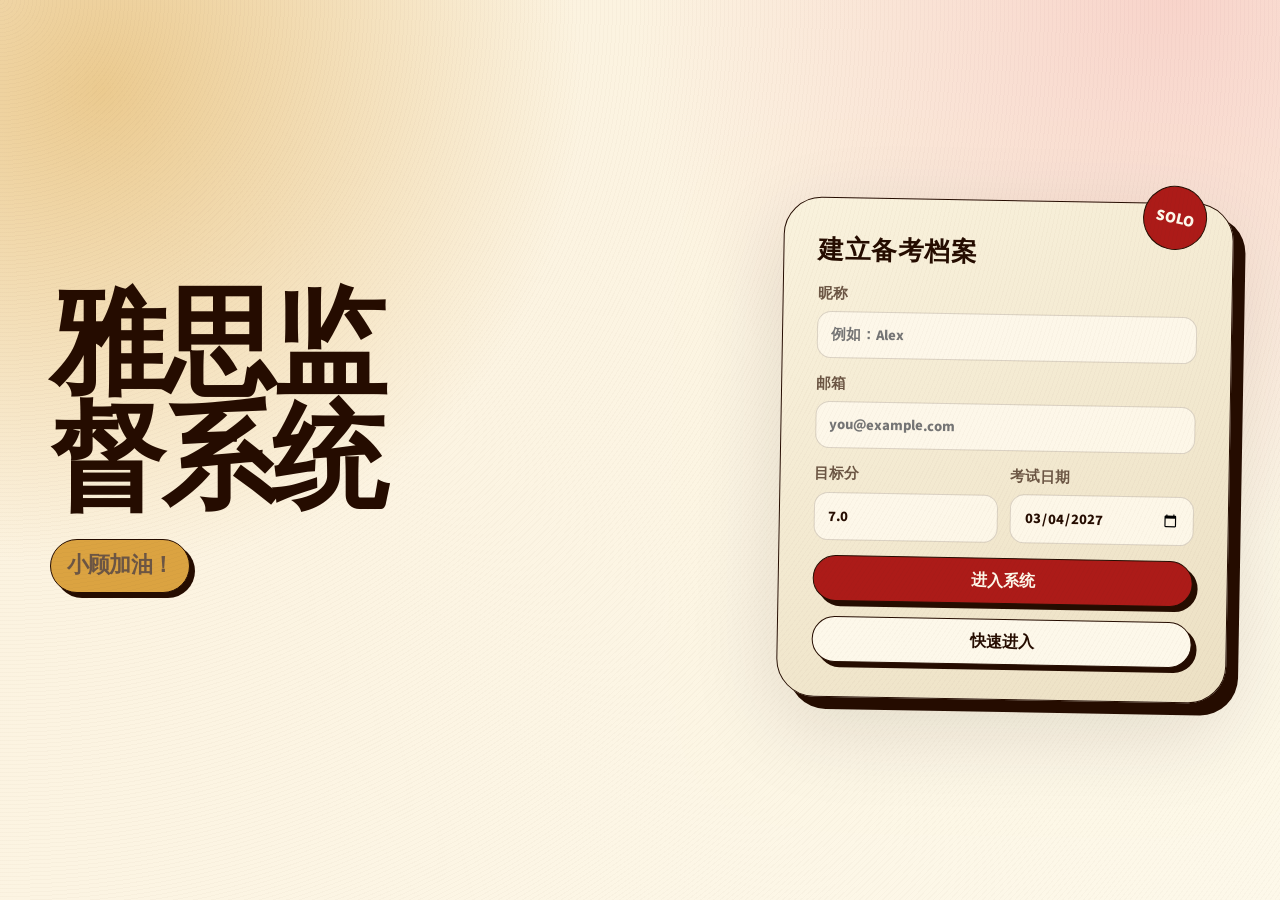
<file: index.html>
<!DOCTYPE html>
<html lang="zh-CN">
<head>
  <meta charset="UTF-8" />
  <meta name="viewport" content="width=device-width, initial-scale=1.0" />
  <meta name="theme-color" content="#f3ead7" />
  <title>IELTS Compass Solo｜单人雅思刷题监督系统</title>
  <link rel="preconnect" href="https://fonts.googleapis.com">
  <link rel="preconnect" href="https://fonts.gstatic.com" crossorigin>
  <link href="https://fonts.googleapis.com/css2?family=Fraunces:opsz,wght@9..144,600;9..144,760&family=Noto+Serif+SC:wght@500;700;900&family=Source+Sans+3:wght@400;520;650;750;850&display=swap" rel="stylesheet">
  <link rel="manifest" href="./manifest.json" />
  <link rel="apple-touch-icon" href="./icon.svg" />
  <link rel="icon" href="./icon.svg" type="image/svg+xml" />
  <link rel="stylesheet" href="./styles.css" />
  <script src="./vocab-data.js"></script>
  <script src="./user-vocab-modules.js"></script>
  <script src="./test-data.js"></script>
</head>
<body>
  <div class="grain" aria-hidden="true"></div>

  <section id="authScreen" class="auth-screen">
    <div class="auth-copy">
      <h1>雅思监督系统</h1>
      <p class="slogan">小顾加油！</p>
    </div>
    <form id="loginForm" class="login-card" autocomplete="on">
      <span class="stamp">SOLO</span>
      <h2>建立备考档案</h2>
      <label>昵称<input id="loginName" type="text" placeholder="例如：Alex" required></label>
      <label>邮箱<input id="loginEmail" type="email" placeholder="you@example.com" required></label>
      <div class="two-col">
        <label>目标分<input id="loginBand" type="number" min="0" max="9" step="0.5" value="7.0" required></label>
        <label>考试日期<input id="loginExam" type="date" required></label>
      </div>
      <button type="submit">进入系统</button>
      <button id="demoLogin" class="ghost-btn" type="button">快速进入</button>
    </form>
  </section>

  <div id="app" class="app hidden">
    <aside class="sidebar">
      <a class="brand" href="#dashboard" aria-label="IELTS Compass Solo 首页">
        <span class="brand-mark">IC</span>
        <span><strong>IELTS Compass</strong><small>Solo practice</small></span>
      </a>
      <nav aria-label="主要导航">
        <a href="#dashboard">总览</a>
        <a href="#practice">刷题训练</a>
        <a href="#exam">模拟考试</a>
        <a href="#pdfdrill">PDF刷题</a>
        <a href="#vocab">背单词</a>
        <a href="#wrongbook">错题本</a>
        <a href="#output">写作口语</a>
        <a href="#resources">高分链接库</a>
        <a href="#plan">今日计划</a>
        <a href="#timer">倒计时提醒</a>
        <a href="#review">周复盘</a>
      </nav>
      <button id="logoutBtn" class="text-btn" type="button">退出</button>
    </aside>

    <main class="content">
      <header class="mobile-topbar"><strong>IELTS Compass Solo</strong><button id="mobileMenuBtn" type="button">菜单</button></header>

      <section id="dashboard" class="hero-panel panel app-view">
        <div class="home-copy">
          <h2>雅思监督系统</h2>
          <p class="hero-slogan">小顾加油！</p>
          <div class="home-actions" aria-label="快捷入口">
            <a href="#practice">开始刷题</a>
            <a href="#vocab">背单词</a>
            <a href="#plan">今日安排</a>
          </div>
        </div>
        <div class="profile-card"><span id="userInitial">I</span><div><strong id="userName">IELTS Learner</strong><small id="userEmail">local account</small></div></div>
      </section>

      <section class="metric-grid dashboard-only">
        <article class="metric-card countdown-card"><small>距离考试</small><strong id="daysLeft">--</strong><span>天</span></article>
        <article class="metric-card"><small>刷题正确率</small><strong id="accuracyRate">0%</strong><div class="mini-bar"><i id="accuracyBar"></i></div></article>
        <article class="metric-card"><small>错题待消化</small><strong id="wrongCount">0</strong><span>items</span></article>
        <article class="metric-card"><small>今日待复习单词</small><strong id="dueWordCount">0</strong><span>words</span></article>
        <article class="metric-card"><small>本周学习</small><strong id="weeklyMinutes">0</strong><span>min</span></article>
      </section>

      <section id="practice" class="panel practice-panel app-view">
        <div class="section-head">
          <div>
            <h2>刷题训练</h2>
          </div>
          <div class="filter-row">
            <button class="chip active" data-practice="reading" type="button">阅读</button>
            <button class="chip" data-practice="listening" type="button">听力</button>
            <button class="chip" data-practice="vocabulary" type="button">词汇</button>
          </div>
        </div>

        <div class="practice-layout">
          <article class="passage-card">
            <div class="passage-meta"><span id="practiceModule">Reading</span><span id="practiceTimer">00:00</span></div>
            <h3 id="practiceTitle">题组标题</h3>
            <div id="practicePassage" class="passage-text"></div>
            <div class="practice-actions">
              <button id="startPracticeBtn" type="button">开始本组计时</button>
              <button id="resetPracticeBtn" class="ghost-btn" type="button">重置本组</button>
            </div>
          </article>

          <article class="question-card">
            <div class="question-top"><span id="questionIndex">1 / 1</span><strong id="questionType">Multiple choice</strong></div>
            <h3 id="questionText">题目</h3>
            <div id="optionList" class="option-list"></div>
            <div id="answerFeedback" class="answer-feedback"></div>
            <div class="question-actions">
              <button id="submitAnswerBtn" type="button">提交答案</button>
              <button id="nextQuestionBtn" class="ghost-btn" type="button">下一题</button>
            </div>
          </article>
        </div>
      </section>

      <section id="exam" class="panel exam-panel app-view">
        <div class="section-head">
          <div>
            <h2>模拟考试</h2>
          </div>
          <button id="startMockBtn" class="pill-btn" type="button">开始模拟考试</button>
        </div>
        <div class="mock-toolbar">
          <label>选择套题<select id="mockSelect"></select></label>
          <div class="mock-clock"><span>剩余时间</span><strong id="mockTimer">--:--</strong></div>
          <button id="submitMockBtn" class="ghost-btn" type="button">提交并判分</button>
        </div>
        <div id="mockArea" class="mock-area"></div>
        <div id="mockResult" class="mock-result"></div>
      </section>


      <section id="pdfdrill" class="panel pdf-panel app-view">
        <div class="section-head">
          <div>
            <h2>PDF 刷题</h2>
          </div>
          <div class="pdf-mode-tabs"><button class="chip active" data-pdf-mode="reading" type="button">阅读 60min</button><button class="chip" data-pdf-mode="listening" type="button">听力 30min</button><button class="chip" data-pdf-mode="custom" type="button">自定义</button></div>
        </div>
        <div class="built-in-pdf-library">
          <div>
            <strong>我的真题本</strong>
            <span>私人内置 PDF，打开网站后直接加载；点“像考试一样切题”会生成 Reading Passage / Listening Section 小套题。</span>
          </div>
          <div id="builtInPdfList" class="built-in-pdf-list"></div>
        </div>
        <div class="test-import-card">
          <div>
            <strong>真题套题导入</strong>
            <span>配套听力在这里上传；可给内置真题自动匹配音频</span>
          </div>
          <form id="testBundleForm" class="test-bundle-form">
            <label>套题名称<input id="testBundleName" type="text" placeholder="例如：Test 1 / Cambridge 18 Test 1"></label>
            <label class="file-import">选择 PDF<input id="testBundlePdf" type="file" accept="application/pdf"></label>
            <label class="file-import">选择音频<input id="testBundleAudio" type="file" accept="audio/mpeg,audio/mp3,audio/mp4,audio/x-m4a,audio/wav,audio/ogg" multiple></label>
            <button type="submit">生成套题卡片</button>
          </form>
          <form id="bulkBundleForm" class="bulk-bundle-form">
            <label class="file-import">批量选择 PDF<input id="bulkBundlePdf" type="file" accept="application/pdf" multiple></label>
            <label class="file-import">批量选择音频<input id="bulkBundleAudio" type="file" accept="audio/mpeg,audio/mp3,audio/mp4,audio/x-m4a,audio/wav,audio/ogg" multiple></label>
            <button type="submit">自动分组导入</button>
          </form>
          <form id="folderBundleForm" class="bulk-bundle-form folder-bundle-form">
            <label class="file-import">选择音频总文件夹<input id="folderBundleAudio" type="file" accept="audio/mpeg,audio/mp3,audio/mp4,audio/x-m4a,audio/wav,audio/ogg" webkitdirectory directory multiple></label>
            <button type="submit">按文件夹匹配音频</button>
          </form>
          <p id="bulkBundleStatus" class="muted">内置真题 4-19 已在上方。配套听力上传方法：选择“音频总文件夹”，点“按文件夹匹配音频”，系统会按 剑4 /【4】/Cambridge 4 / C18 / 真题19 自动生成带音频的套题卡片；也可以用“单独上传音频”给当前 PDF 临时播放。</p>
          <div id="testBundleList" class="test-bundle-list"></div>
        </div>
        <div class="pdf-toolbar">
          <label class="file-import">单独上传 PDF<input id="pdfInput" type="file" accept="application/pdf"></label>
          <label class="file-import">单独上传音频<input id="pdfAudioInput" type="file" accept="audio/mpeg,audio/mp3,audio/mp4,audio/x-m4a,audio/wav,audio/ogg"></label>
          <div class="pdf-clock"><span>刷题计时</span><strong id="pdfTimer">60:00</strong></div>
          <button id="pdfStartBtn" type="button">开始</button>
          <button id="pdfPauseBtn" class="ghost-btn" type="button">暂停</button>
          <button id="pdfEndBtn" class="text-btn" type="button">结束</button>
        </div>
        <div id="pdfAudioBox" class="pdf-audio-box hidden"></div>
        <div class="pdf-layout">
          <article class="pdf-viewer-card">
            <div class="pdf-page-bar">
              <button id="pdfPrevBtn" class="ghost-btn" type="button">上一页</button>
              <span id="pdfPageLabel">未上传 PDF</span>
              <button id="pdfNextBtn" class="ghost-btn" type="button">下一页</button>
            </div>
            <div class="pdf-canvas-toolbar" aria-label="PDF 网页刷题工具栏">
              <button id="pdfViewOriginalBtn" class="ghost-btn active" type="button">原版 PDF</button>
              <button id="pdfViewTextBtn" class="ghost-btn" type="button">文字题面</button>
              <button id="pdfExtractTextBtn" class="ghost-btn" type="button">提取当前文字</button>
              <button id="pdfWebPracticeBtn" class="ghost-btn" type="button">转成网页做题</button>
              <button id="pdfOcrCurrentBtn" class="ghost-btn" type="button">OCR 当前页</button>
              <button id="pdfOcrSegmentBtn" class="ghost-btn" type="button">OCR 当前片段</button>
              <button id="pdfZoomOutBtn" class="ghost-btn" type="button">缩小</button>
              <button id="pdfFitBtn" class="ghost-btn" type="button">适合宽度</button>
              <button id="pdfZoomInBtn" class="ghost-btn" type="button">放大</button>
              <button id="pdfFocusBtn" class="ghost-btn" type="button">专注刷题</button>
            </div>
            <div id="pdfCanvasShell" class="pdf-canvas-shell">
              <canvas id="pdfCanvas" aria-label="PDF 网页刷题页面"></canvas>
              <p id="pdfCanvasEmpty" class="empty">上传 PDF 后，这里会变成网页刷题页面，不再显示浏览器 PDF 工具栏。</p>
            </div>
            <div id="pdfTextShell" class="pdf-text-shell hidden" aria-label="PDF 文字刷题页面">
              <p class="empty">点击“提取当前文字”，把当前 PDF 或当前片段变成网页文字题面。</p>
            </div>
            <div class="pdf-segment-builder" aria-label="PDF 切片刷题">
              <div>
                <strong>切成小套题</strong>
                <span>把整本 PDF 按 Test / Passage / Section 分开刷，翻页只在片段内。</span>
              </div>
              <form id="pdfSegmentForm" class="pdf-segment-form" autocomplete="off">
                <label>片段名称<input id="pdfSegmentTitle" type="text" placeholder="例如：Test 1 Reading Passage 1" required></label>
                <label>起始页<input id="pdfSegmentStart" type="number" min="1" value="1" required></label>
                <label>结束页<input id="pdfSegmentEnd" type="number" min="1" value="3" required></label>
                <label>题量<input id="pdfSegmentQuestions" type="number" min="1" max="80" value="13" required></label>
                <button type="submit">创建片段</button>
                <button id="pdfAutoSegmentBtn" class="ghost-btn" type="button">自动切题</button>
              </form>
              <p id="pdfAutoSegmentHint" class="pdf-auto-segment-hint">不想手动填页码时，点“自动切题”，系统会按剑桥雅思常见 Test 结构先生成可刷片段。</p>
              <div id="pdfSegmentList" class="pdf-segment-list"></div>
            </div>
          </article>
          <article class="answer-sheet-card">
            <h3>答题卡</h3>
            <label>题号范围<input id="pdfQuestionCount" type="number" min="1" max="80" value="40"></label>
            <button id="buildAnswerSheetBtn" class="pill-btn" type="button">生成答题卡</button>
            <label>答案 Key（可选）<textarea id="answerKeyInput" rows="5" placeholder="支持：1.B\n2.TRUE\n3.atmosphere 或 B, TRUE, atmosphere"></textarea></label>
            <div id="pdfAnswerSheet" class="pdf-answer-sheet"></div>
            <div class="pdf-actions"><button id="gradePdfBtn" type="button">提交判分</button><button id="savePdfSessionBtn" class="ghost-btn" type="button">保存记录</button></div>
            <div id="pdfResult" class="mock-result"></div>
          </article>
        </div>
      </section>

      <section id="vocab" class="panel vocab-panel app-view">
        <div class="section-head">
          <div>
            <h2>背单词</h2>
          </div>
          <button id="seedWordsBtn" class="pill-btn" type="button">补充雅思核心词</button>
        </div>
        <div class="vocab-layout">
          <article class="word-card momo-review-card" data-card-state="front">
            <div class="word-meta"><span id="wordStage">Review</span><span id="wordDue">今日待复习 0</span></div>
            <div class="review-progress"><span id="wordProgressBar"></span></div>
            <div class="review-face review-front">
              <small class="review-kicker">先回忆含义，再点开答案</small>
              <h3 id="wordText">暂无待复习单词</h3>
              <button id="showMeaningBtn" class="pill-btn reveal-btn" type="button">显示释义</button>
            </div>
            <div class="review-face review-back hidden">
              <small class="review-kicker">释义 / 例句</small>
              <p id="wordMeaning">添加单词或点击补充核心词后开始。</p>
              <p id="wordExample" class="word-example"></p>
            </div>
            <div class="word-actions">
              <button id="forgotWordBtn" type="button">不认识</button>
              <button id="fuzzyWordBtn" class="ghost-btn" type="button">模糊</button>
              <button id="knowWordBtn" class="ghost-btn" type="button">认识</button>
            </div>
          </article>
        <div class="scribble-pad">
          <div><strong>手写草稿纸</strong><span>一边写一边背，适合默写、造句、画同义词网络</span></div>
          <canvas id="scribbleCanvas" width="900" height="360" aria-label="单词手写草稿纸"></canvas>
          <div class="scribble-actions"><button id="clearScribbleBtn" class="ghost-btn" type="button">清空草稿纸</button></div>
        </div>
          <details class="word-form word-form-details">
            <summary>手动添加自己的单词</summary>
            <form id="wordForm" class="word-form-inner" autocomplete="off">
              <label>单词<input id="newWord" type="text" placeholder="例如：allocate" required></label>
              <label>中文含义<input id="newMeaning" type="text" placeholder="分配；拨出" required></label>
              <label>例句<textarea id="newExample" rows="3" placeholder="The government should allocate more funding to public transport."></textarea></label>
              <button type="submit">加入记忆曲线</button>
            </form>
          </details>
        </div>


        <div class="vocab-pdf-card vocab-module-board">
          <div class="vocab-pdf-head">
            <div><strong>List 模块背诵</strong><span id="vocabModuleSummary">按 List 勾选、标重点、加入记忆曲线</span></div>
            <small id="vocabModuleCount">已提取 3633 个词</small>
          </div>
          <div id="vocabModuleTabs" class="vocab-module-tabs" aria-label="单词 List 模块"></div>
          <div id="vocabModuleWords" class="vocab-module-words"></div>
          <div class="vocab-pdf-grid vocab-pdf-links">
            <a href="./pdf-assets/list1~10.pdf" target="_blank" rel="noopener noreferrer">原 PDF：List 1-10</a>
            <a href="./pdf-assets/list11~16.pdf" target="_blank" rel="noopener noreferrer">原 PDF：List 11-16</a>
            <a href="./pdf-assets/list17~27.pdf" target="_blank" rel="noopener noreferrer">原 PDF：List 17-27</a>
            <a href="./pdf-assets/list28~37.pdf" target="_blank" rel="noopener noreferrer">原 PDF：List 28-37</a>
            <a href="./pdf-assets/list38~47.pdf" target="_blank" rel="noopener noreferrer">原 PDF：List 38-47</a>
            <a href="./pdf-assets/list48~56.pdf" target="_blank" rel="noopener noreferrer">原 PDF：List 48-56</a>
            <a href="./pdf-assets/list57~63.pdf" target="_blank" rel="noopener noreferrer">原 PDF：List 57-63</a>
            <a href="./pdf-assets/英译中.pdf" target="_blank" rel="noopener noreferrer">英译中</a>
            <a href="./pdf-assets/中译英.pdf" target="_blank" rel="noopener noreferrer">中译英</a>
          </div>
        </div>

        <div class="vocab-import-card">
          <div><strong>导入自己的单词本</strong><span>支持 CSV / TXT / 粘贴：word | 中文 | example，自动去重并加入记忆曲线。</span></div>
          <div class="vocab-import-grid">
            <label class="file-import">上传单词本<input id="vocabImportFile" type="file" accept=".txt,.csv,text/plain,text/csv"></label>
            <textarea id="vocabImportText" rows="6" placeholder="allocate | 分配；拨出 | Governments should allocate more funding.\nsignificant, 显著的, There was a significant increase."></textarea>
            <button id="importVocabBtn" type="button">导入单词</button>
          </div>
          <p id="vocabImportStatus" class="muted">导入后会自动进入记忆曲线复习。</p>
        </div>

        <div id="wordList" class="word-list"></div>
      </section>

      <section id="wrongbook" class="panel wrongbook-panel app-view">
        <div class="section-head"><div><h2>错题本</h2></div><button id="clearMasteredBtn" class="pill-btn" type="button">清理已掌握</button></div>
        <div id="wrongbookList" class="wrongbook-list"></div>
      </section>

      <section id="output" class="panel output-panel app-view">
        <div class="section-head"><div><h2>写作 / 口语</h2></div><button id="newPromptBtn" class="pill-btn" type="button">换一个题目</button></div>
        <div class="output-grid">
          <article class="prompt-card"><span id="outputType">Writing Task 2</span><h3 id="outputPrompt">Prompt</h3><p id="outputHint">Hint</p></article>
          <form id="outputForm" class="output-form">
            <label>练习类型<select id="outputMode"><option>Writing Task 2</option><option>Writing Task 1</option><option>Speaking Part 2</option><option>Speaking Part 3</option></select></label>
            <label>你的答案 / 素材<textarea id="outputText" rows="9" placeholder="在这里写作文、列口语素材，或记录录音后的复盘。"></textarea></label>
            <div class="output-stats"><span id="wordCounter">0 words</span><span id="outputSavedCount">0 条记录</span></div>
            <div class="output-actions">
              <button type="submit">保存输出记录</button>
              <button id="aiMarkBtn" class="pill-btn" type="button">AI 批改</button>
              <button id="aiPolishBtn" class="ghost-btn" type="button">生成高分改写</button>
            </div>
            <p class="ai-setup-note">AI Key 只放在 Vercel / Netlify 环境变量里，前端不会保存密钥。</p>
          </form>
        </div>
        <article id="aiFeedbackPanel" class="ai-feedback-panel" aria-live="polite"></article>
        <div id="outputHistory" class="output-history"></div>
      </section>

      <section id="resources" class="panel resources-panel app-view">
        <div class="section-head"><div><h2>高分链接库</h2></div></div>
        <form id="resourceForm" class="inline-form" autocomplete="off"><input id="resourceName" type="text" placeholder="课程 / 网站名称" required><select id="resourceType"><option>课程</option><option>官方</option><option>刷题</option><option>写作</option><option>口语</option><option>词汇</option></select><input id="resourceUrl" type="url" placeholder="https://" required><button type="submit">添加</button></form>
        <div id="resourceGrid" class="resource-grid"></div>
      </section>

      <section id="plan" class="panel plan-panel app-view">
        <div class="section-head"><div><h2>今日安排</h2></div><button id="loadTemplateBtn" class="pill-btn" type="button">载入高分日程模板</button></div>
        <form id="taskForm" class="task-form" autocomplete="off"><input id="taskTitle" type="text" placeholder="例如：阅读错题二刷 + 解析复盘" required><select id="taskModule"><option>听力</option><option>阅读</option><option>写作</option><option>口语</option><option>词汇</option><option>复盘</option><option>模考</option></select><input id="taskMinutes" type="number" min="5" step="5" value="45" required><button type="submit">添加任务</button></form>
        <div id="taskList" class="task-list"></div>
      </section>

      <section id="timer" class="timer-grid app-view">
        <article class="panel focus-panel"><h2>专注倒计时</h2><div class="timer-display" id="timerDisplay">45:00</div><div class="timer-controls"><button class="pill-btn" data-minutes="25" type="button">25 分钟</button><button class="pill-btn" data-minutes="45" type="button">45 分钟</button><button class="pill-btn" data-minutes="60" type="button">60 分钟</button></div><div class="timer-actions"><button id="startTimerBtn" type="button">开始 / 暂停</button><button id="resetTimerBtn" class="ghost-btn" type="button">重置</button></div></article>
        <article class="panel reminder-panel"><h2>每日提醒</h2><label>提醒时间<input id="reminderTime" type="time" value="20:30"></label><label>提醒文案<input id="reminderText" type="text" value="该交今日雅思打卡了：刷题 + 错题 + 输出记录"></label><button id="enableReminderBtn" type="button">开启浏览器提醒</button><p class="muted" id="reminderStatus">提醒将在当前浏览器本地运行。</p></article>
        <article class="panel checkin-panel"><h2>今日打卡</h2><form id="checkinForm" class="checkin-form" autocomplete="off"><label>学习分钟<input id="checkinMinutes" type="number" min="0" step="5" value="120"></label><label>新增词汇<input id="checkinWords" type="number" min="0" step="1" value="30"></label><label>完成题数<input id="checkinQuestions" type="number" min="0" step="1" value="10"></label><label>证据备注<textarea id="checkinNote" rows="4" placeholder="今天刷了哪些题？错在哪里？明天二刷什么？"></textarea></label><button type="submit">提交打卡</button></form></article>
      </section>

      <section class="panel heatmap-panel dashboard-only"><div class="section-head"><div><h2>30 天热力图</h2></div><span class="db-badge" id="dbStatus">数据库连接中...</span></div><div id="heatmap" class="heatmap" aria-label="30天打卡热力图"></div></section>

      <section class="panel install-panel dashboard-only">
        <div class="section-head">
          <div>
            <h2>手机 / 平板打开</h2>
          </div>
          <button id="installBtn" class="pill-btn" type="button">安装到设备</button>
        </div>
        <div class="install-steps">
          <article><strong>iPhone / iPad</strong><p>Safari 打开网站 → 分享 → 添加到主屏幕。</p></article>
          <article><strong>Android / Chrome</strong><p>Chrome 打开网站 → 菜单 → 安装应用 / 添加到主屏幕。</p></article>
          <article><strong>离线能力</strong><p>首次打开后会缓存核心文件，之后可更快启动。</p></article>
        </div>
      </section>

      <section id="review" class="panel review-panel app-view"><div class="section-head"><div><h2>周复盘</h2></div><button id="exportBtn" class="pill-btn" type="button">导出备份 JSON</button></div><div class="review-grid"><label>本周最有效动作<textarea data-review="wins" rows="5" placeholder="例如：错题二刷比继续刷新题更有效。"></textarea></label><label>最明显失分点<textarea data-review="blockers" rows="5" placeholder="例如：定位词找到了，但同义替换没识别出来。"></textarea></label><label>下周调整<textarea data-review="next" rows="5" placeholder="例如：每晚二刷 5 道错题，作文每两天一篇。"></textarea></label></div><label class="file-import">导入备份 JSON<input id="importInput" type="file" accept="application/json"></label></section>
    </main>
  </div>

  <template id="resourceTemplate"><article class="resource-card"><div><span></span><small></small></div><h3></h3><p></p><a target="_blank" rel="noopener noreferrer">打开资源</a><button class="delete-link" type="button">移除</button></article></template>
  <template id="taskTemplate"><article class="task-item"><button class="task-toggle" type="button" aria-label="切换完成状态"></button><div><strong></strong><p></p></div><time></time><button class="delete-link" type="button">删除</button></article></template>
  <template id="wrongTemplate"><article class="wrong-card"><div><span></span><small></small></div><h3></h3><p></p><strong></strong><button class="pill-btn" type="button">标记已掌握</button></article></template>

  <template id="wordTemplate"><article class="mini-word"><strong></strong><span></span><small></small></article></template>

  <script src="./pdf.min.js"></script>
  <script src="./tesseract.min.js"></script>
  <script src="./app.js"></script>
</body>
</html>
</file>
<file: styles.css>
:root {
  color-scheme: light;
  --ink: oklch(19% 0.052 54);
  --muted: oklch(47% 0.04 61);
  --paper: oklch(96% 0.029 84);
  --paper-2: oklch(91% 0.04 88);
  --cream: oklch(98% 0.02 92);
  --red: oklch(48% 0.18 28);
  --red-soft: oklch(88% 0.06 30);
  --green: oklch(43% 0.09 132);
  --blue: oklch(39% 0.12 250);
  --gold: oklch(75% 0.13 78);
  --rose: oklch(80% 0.09 18);
  --line: color-mix(in oklch, var(--ink), transparent 84%);
  --shadow: 0 28px 90px color-mix(in oklch, var(--ink), transparent 87%);
  --display: "Source Sans 3", "PingFang SC", "Microsoft YaHei", sans-serif;
  --body: "Source Sans 3", "PingFang SC", "Microsoft YaHei", sans-serif;
  --radius-xl: 38px;
  --radius-lg: 26px;
  --radius-md: 18px;
}

* { box-sizing: border-box; }
html { scroll-behavior: smooth; }
body {
  margin: 0;
  min-height: 100vh;
  color: var(--ink);
  font-family: var(--body);
  background:
    radial-gradient(circle at 8% 10%, color-mix(in oklch, var(--gold), transparent 50%), transparent 30rem),
    radial-gradient(circle at 92% 0%, color-mix(in oklch, var(--rose), transparent 58%), transparent 34rem),
    linear-gradient(135deg, var(--paper), var(--cream));
}
button, input, select, textarea { font: inherit; }
h1, h2, h3, h4, p, span, strong, small, a, button, input, textarea, label { max-width: 100%; overflow-wrap: anywhere; word-break: break-word; }
button { cursor: pointer; }
a { color: inherit; }
.hidden { display: none !important; }
.grain {
  position: fixed; inset: 0; z-index: 99; pointer-events: none; opacity: .1;
  background-image: repeating-radial-gradient(circle at 0 0, rgba(70, 43, 18, .24) 0 1px, transparent 1px 4px);
  mix-blend-mode: multiply;
}

.auth-screen {
  min-height: 100vh;
  display: grid;
  grid-template-columns: minmax(0, 1fr) minmax(320px, 450px);
  gap: clamp(32px, 7vw, 110px);
  align-items: center;
  width: min(1180px, calc(100% - 32px));
  margin: 0 auto;
  padding: 44px 0;
}
.auth-copy h1, .hero-panel h2, .section-head h2, .focus-panel h2, .reminder-panel h2, .checkin-panel h2 {
  font-family: var(--display);
  letter-spacing: -.06em;
  line-height: .9;
}
.auth-copy h1 { margin: 0 0 20px; font-size: clamp(3.2rem, 9vw, 7.6rem); line-height: 1; letter-spacing: -.035em; white-space: nowrap; font-weight: 650; }
.auth-copy p:not(.eyebrow) { max-width: 720px; color: var(--muted); font-size: clamp(1.08rem, 1.7vw, 1.35rem); line-height: 1.55; }
.eyebrow { margin: 0 0 12px; color: var(--red); font-weight: 850; letter-spacing: .15em; text-transform: uppercase; font-size: .76rem; }
.auth-badges { display: flex; flex-wrap: wrap; gap: 10px; margin-top: 28px; }
.auth-badges span, .db-badge, .chip {
  border: 1px solid var(--line); border-radius: 999px; padding: 8px 12px; background: color-mix(in oklch, var(--cream), transparent 8%); color: var(--muted); font-weight: 750;
}
.login-card {
  position: relative;
  display: grid;
  gap: 15px;
  padding: clamp(22px, 4vw, 34px);
  border: 1.5px solid var(--ink);
  border-radius: var(--radius-xl);
  background: linear-gradient(150deg, color-mix(in oklch, var(--cream), var(--gold) 8%), var(--paper-2));
  box-shadow: 12px 12px 0 var(--ink), var(--shadow);
  transform: rotate(1deg);
}
.login-card h2 { margin: 0; font-family: var(--body); font-size: 1.6rem; letter-spacing: .02em; font-weight: 850; }
.stamp { position: absolute; right: 26px; top: -18px; display: grid; place-items: center; width: 64px; height: 64px; border: 1.5px solid var(--ink); border-radius: 50%; background: var(--red); color: var(--cream); font-weight: 850; transform: rotate(12deg); }
.two-col { display: grid; grid-template-columns: 1fr 1fr; gap: 12px; }
label { display: grid; gap: 7px; color: var(--muted); font-size: .92rem; font-weight: 750; }
input, select, textarea {
  width: 100%; border: 1.25px solid var(--line); border-radius: 14px; background: color-mix(in oklch, var(--cream), transparent 6%);
  color: var(--ink); padding: 12px 13px; outline: none; transition: border-color .18s ease, box-shadow .18s ease, background .18s ease;
}
textarea { resize: vertical; }
input:focus, select:focus, textarea:focus { border-color: var(--red); box-shadow: 0 0 0 4px color-mix(in oklch, var(--red), transparent 86%); background: var(--cream); }
button, .pill-btn, .login-card button, .inline-form button, .task-form button, .checkin-form button, .timer-actions button, .share-actions button, .file-import {
  display: inline-flex; align-items: center; justify-content: center; gap: 8px; min-height: 46px; padding: 11px 18px;
  border: 1.5px solid var(--ink); border-radius: 999px; background: var(--red); color: var(--cream); font-weight: 850;
  box-shadow: 5px 5px 0 var(--ink); transition: transform .18s ease, box-shadow .18s ease, background .18s ease;
}
button:hover, .file-import:hover { transform: translate(-2px, -2px); box-shadow: 8px 8px 0 var(--ink); }
.ghost-btn, .text-btn { background: var(--cream) !important; color: var(--ink) !important; }
.text-btn { box-shadow: none; border-color: var(--line); }

.app { display: grid; grid-template-columns: 250px minmax(0, 1fr); min-height: 100vh; }
.sidebar {
  position: sticky; top: 0; height: 100vh; padding: 24px 18px; border-right: 1px solid var(--line);
  background: color-mix(in oklch, var(--paper), transparent 8%); backdrop-filter: blur(18px); display: flex; flex-direction: column; gap: 26px;
}
.brand { display: inline-flex; align-items: center; gap: 12px; text-decoration: none; }
.brand-mark { display: grid; place-items: center; width: 46px; height: 46px; border: 1.5px solid var(--ink); border-radius: 50%; font-family: var(--display); font-weight: 760; background: var(--gold); box-shadow: 5px 5px 0 var(--ink); }
.brand strong, .brand small { display: block; line-height: 1.05; }
.brand small { color: var(--muted); margin-top: 4px; }
.sidebar nav { display: grid; gap: 8px; }
.sidebar nav a { text-decoration: none; color: var(--muted); padding: 12px 14px; border-radius: 999px; font-weight: 750; }
.sidebar nav a:hover { background: var(--cream); color: var(--red); }
.sidebar .text-btn { margin-top: auto; }
.content { width: min(1180px, calc(100% - 30px)); margin: 0 auto; padding: 26px 0 64px; }
.app-view, .dashboard-only { display: none !important; }
.app-view.active-view { display: block !important; }
.dashboard-only.active-view { display: none !important; }
.timer-grid.app-view.active-view { display: grid !important; }
.panel.active-view, .timer-grid.active-view { animation: viewFade .28s ease both; }
@keyframes viewFade { from { opacity: 0; transform: translateY(10px); } to { opacity: 1; transform: translateY(0); } }
.sidebar nav a.active { background: var(--ink); color: var(--paper); box-shadow: inset 0 0 0 1px color-mix(in oklch, var(--gold), transparent 42%); }
.mobile-topbar { display: none; }
.panel { border: 1.25px solid var(--line); border-radius: var(--radius-xl); background: color-mix(in oklch, var(--cream), transparent 5%); box-shadow: var(--shadow); padding: clamp(20px, 3vw, 32px); margin-bottom: 22px; }
.hero-panel.active-view { min-height: clamp(500px, 68vh, 720px); display: grid !important; grid-template-columns: minmax(0, 1fr) auto; gap: clamp(28px, 6vw, 72px); align-items: center; background: radial-gradient(circle at 16% 18%, color-mix(in oklch, var(--gold), transparent 50%), transparent 28%), linear-gradient(140deg, color-mix(in oklch, var(--gold), var(--cream) 80%), var(--cream)); }
.hero-panel h2 { margin: 0; font-size: clamp(3rem, 6.6vw, 6.4rem); letter-spacing: -.04em; line-height: 1.02; max-width: none; white-space: nowrap; font-weight: 650; }
.lead, .section-head p, .muted { color: var(--muted); line-height: 1.55; }
.home-copy { display: grid; gap: clamp(20px, 4vw, 36px); align-content: center; }
.home-actions { display: flex; flex-wrap: wrap; gap: 12px; margin-top: 4px; }
.home-actions a { text-decoration: none; color: var(--paper); background: var(--red); border: 1px solid color-mix(in oklch, var(--red), black 12%); border-radius: 999px; padding: 12px 18px; font-weight: 850; box-shadow: 0 16px 34px color-mix(in oklch, var(--red), transparent 78%); }
.home-actions a:nth-child(2), .home-actions a:nth-child(3) { background: transparent; color: var(--ink); border-color: var(--line); box-shadow: none; }
.section-head { padding-bottom: 12px; border-bottom: 1px solid color-mix(in oklch, var(--line), transparent 28%); }
.section-head .eyebrow, .hero-panel .eyebrow { display: none; }
.section-head p { display: none; }
.profile-card { min-width: 250px; display: flex; align-items: center; gap: 13px; padding: 14px; border: 1.5px solid var(--ink); border-radius: 999px; background: var(--paper); }
.profile-card span { display: grid; place-items: center; width: 52px; height: 52px; border-radius: 50%; background: var(--red); color: var(--cream); font-family: var(--display); font-size: 1.6rem; }
.profile-card small { display: block; color: var(--muted); }
.metric-grid { grid-template-columns: repeat(5, minmax(0, 1fr)); gap: 14px; margin-bottom: 22px; }
.metric-card { min-height: 150px; padding: 22px; border: 1.5px solid var(--ink); border-radius: var(--radius-lg); background: var(--cream); box-shadow: 6px 6px 0 var(--ink); }
.metric-card small { color: var(--muted); font-weight: 750; }
.metric-card strong { display: block; margin-top: 12px; font-family: var(--display); font-size: clamp(2.2rem, 5vw, 4.4rem); line-height: .88; letter-spacing: -.06em; }
.countdown-card { background: var(--red); color: var(--cream); }
.countdown-card small { color: color-mix(in oklch, var(--cream), transparent 20%); }
.mini-bar { height: 10px; border-radius: 999px; background: color-mix(in oklch, var(--ink), transparent 88%); overflow: hidden; margin-top: 17px; }
.mini-bar i { display: block; width: 0%; height: 100%; background: var(--green); border-radius: inherit; transition: width .3s ease; }
.section-head { display: flex; justify-content: space-between; align-items: end; gap: 18px; margin-bottom: 18px; }
.section-head h2 { margin: 0; font-size: clamp(2rem, 4vw, 4rem); }
.score-layout { display: grid; grid-template-columns: 230px 1fr; gap: 24px; align-items: center; }
.score-orbit { display: grid; place-items: center; align-content: center; width: 210px; aspect-ratio: 1; border-radius: 50%; background: radial-gradient(circle, var(--paper) 0 56%, transparent 57%), conic-gradient(var(--green) 252deg, color-mix(in oklch, var(--ink), transparent 86%) 0); }
.score-orbit span { font-family: var(--display); font-size: 3.6rem; font-weight: 760; line-height: .9; }
.score-orbit small { color: var(--muted); font-weight: 850; }
.band-grid { display: grid; grid-template-columns: repeat(4, 1fr); gap: 12px; }
.filter-row { display: flex; flex-wrap: wrap; gap: 8px; justify-content: flex-end; }
.chip { cursor: pointer; box-shadow: none; min-height: auto; color: var(--muted); }
.chip.active { background: var(--ink); color: var(--cream); }
.inline-form, .task-form { display: grid; grid-template-columns: minmax(180px, 1fr) 140px minmax(240px, 1.2fr) auto; gap: 12px; align-items: center; margin-bottom: 20px; }
.task-form { grid-template-columns: minmax(220px, 1fr) 140px 120px auto; }
.resource-grid { display: grid; grid-template-columns: repeat(3, minmax(0, 1fr)); gap: 16px; }
.resource-card { min-height: 240px; display: flex; flex-direction: column; align-items: flex-start; padding: 20px; border: 1.5px solid var(--ink); border-radius: var(--radius-lg); background: var(--cream); box-shadow: 6px 6px 0 var(--ink); }
.resource-card:nth-child(4n+2) { background: color-mix(in oklch, var(--gold), var(--cream) 72%); transform: rotate(-.6deg); }
.resource-card:nth-child(4n+3) { background: color-mix(in oklch, var(--red-soft), var(--cream) 68%); transform: rotate(.6deg); }
.resource-card div { display: flex; align-items: center; gap: 8px; flex-wrap: wrap; }
.resource-card span, .resource-card small { border: 1px solid var(--ink); border-radius: 999px; padding: 4px 9px; font-weight: 850; font-size: .78rem; }
.resource-card small { color: var(--muted); border-color: var(--line); }
.resource-card h3 { margin: 18px 0 8px; font-family: var(--display); font-size: 1.55rem; line-height: 1.05; letter-spacing: -.04em; }
.resource-card p { flex: 1; color: var(--muted); line-height: 1.55; }
.resource-card a { color: var(--blue); font-weight: 850; }
.delete-link { margin-top: 8px; border: 0; box-shadow: none; background: transparent; color: var(--red); padding: 4px; min-height: auto; }
.delete-link:hover { transform: none; box-shadow: none; }
.task-list { display: grid; gap: 12px; }
.task-item { display: grid; grid-template-columns: auto 1fr auto auto; gap: 14px; align-items: center; padding: 15px; border: 1.25px solid var(--line); border-radius: var(--radius-md); background: var(--cream); }
.task-toggle { width: 30px; height: 30px; min-height: auto; padding: 0; border-radius: 50%; background: transparent; box-shadow: none; }
.task-toggle:hover { box-shadow: none; transform: none; }
.task-item.done { background: color-mix(in oklch, var(--green), var(--cream) 88%); }
.task-item.done .task-toggle { background: var(--green); box-shadow: inset 0 0 0 6px var(--cream); }
.task-item.done strong { color: var(--muted); text-decoration: line-through; }
.task-item p, .task-item time { margin: 4px 0 0; color: var(--muted); }
.timer-grid { display: grid; grid-template-columns: 1fr 1fr; gap: 22px; }
.practice-layout { display: grid; grid-template-columns: minmax(0, 1.05fr) minmax(330px, .95fr); gap: 18px; align-items: start; }
.passage-card, .question-card, .prompt-card { padding: 22px; border: 1.5px solid var(--ink); border-radius: var(--radius-lg); background: var(--cream); box-shadow: 6px 6px 0 var(--ink); }
.passage-meta, .question-top { display: flex; justify-content: space-between; gap: 12px; color: var(--muted); font-weight: 850; margin-bottom: 14px; }
.passage-card h3, .question-card h3, .prompt-card h3 { font-family: var(--display); font-size: clamp(1.6rem, 3vw, 2.45rem); line-height: 1.02; letter-spacing: -.045em; margin: 0 0 14px; }
.passage-text { color: var(--muted); line-height: 1.78; font-size: 1.04rem; white-space: pre-line; }
.practice-actions, .question-actions { display: flex; flex-wrap: wrap; gap: 10px; margin-top: 18px; }
.option-list { display: grid; gap: 10px; }
.option-button { justify-content: flex-start; min-height: auto; padding: 13px 14px; border-radius: 16px; background: var(--paper); color: var(--ink); box-shadow: none; text-align: left; }
.option-button:hover, .option-button.selected { background: color-mix(in oklch, var(--gold), var(--cream) 54%); box-shadow: none; transform: translateX(3px); }
.answer-feedback { margin-top: 14px; color: var(--muted); line-height: 1.6; }
.answer-feedback .ok { color: var(--green); font-weight: 850; }
.answer-feedback .bad, .answer-feedback .warn { color: var(--red); font-weight: 850; }
.wrongbook-list { display: grid; grid-template-columns: repeat(2, minmax(0, 1fr)); gap: 14px; }
.wrong-card { padding: 18px; border: 1.5px solid var(--ink); border-radius: var(--radius-lg); background: color-mix(in oklch, var(--red-soft), var(--cream) 68%); box-shadow: 5px 5px 0 var(--ink); }
.wrong-card div { display: flex; gap: 8px; flex-wrap: wrap; color: var(--muted); font-weight: 850; }
.wrong-card h3 { font-family: var(--display); font-size: 1.45rem; line-height: 1.05; letter-spacing: -.04em; }
.wrong-card p, .wrong-card strong { display: block; color: var(--muted); line-height: 1.55; margin-bottom: 12px; }
.output-grid { display: grid; grid-template-columns: minmax(280px, .75fr) minmax(0, 1.25fr); gap: 16px; align-items: start; }
.prompt-card { background: var(--ink); color: var(--cream); }
.prompt-card span { color: var(--gold); font-weight: 850; }
.prompt-card p { color: color-mix(in oklch, var(--cream), transparent 25%); line-height: 1.65; }
.output-form { display: grid; gap: 12px; }
.output-stats { display: flex; justify-content: space-between; color: var(--muted); font-weight: 850; }
.output-actions { display: flex; flex-wrap: wrap; gap: 10px; }
.ai-setup-note { margin: -2px 0 0; color: var(--muted); font-size: .92rem; line-height: 1.45; }
.ai-feedback-panel { margin-top: 16px; padding: 20px; border: 1.5px solid var(--ink); border-radius: var(--radius-lg); background: linear-gradient(135deg, color-mix(in oklch, var(--green), var(--cream) 82%), var(--cream)); box-shadow: 6px 6px 0 var(--ink); }
.ai-feedback-panel.warn { background: color-mix(in oklch, var(--red-soft), var(--cream) 70%); }
.ai-feedback-panel.ok { background: color-mix(in oklch, var(--green), var(--cream) 78%); }
.ai-feedback-empty span, .ai-feedback-head span { color: var(--muted); font-weight: 850; text-transform: uppercase; letter-spacing: .08em; font-size: .78rem; }
.ai-feedback-empty h3 { max-width: 780px; font-family: var(--display); font-size: clamp(1.6rem, 3vw, 2.5rem); line-height: 1.04; letter-spacing: -.045em; margin: 8px 0; }
.ai-feedback-head { display: flex; justify-content: space-between; align-items: center; gap: 12px; margin-bottom: 14px; }
.ai-band { display: grid; grid-template-columns: auto 1fr; gap: 4px 16px; align-items: end; margin-bottom: 16px; }
.ai-band small { grid-column: 1 / -1; color: var(--muted); font-weight: 850; }
.ai-band strong { font-family: var(--display); font-size: clamp(3rem, 8vw, 6rem); line-height: .85; letter-spacing: -.08em; color: var(--red); }
.ai-band p { margin: 0; color: var(--muted); line-height: 1.6; }
.ai-criteria { display: grid; grid-template-columns: repeat(4, minmax(0, 1fr)); gap: 10px; padding: 0; list-style: none; }
.ai-criteria li { padding: 13px; border: 1px solid var(--line); border-radius: var(--radius-md); background: color-mix(in oklch, var(--paper), transparent 10%); }
.ai-criteria strong, .ai-criteria span { display: block; }
.ai-criteria span { margin: 4px 0; font-family: var(--display); font-size: 1.65rem; color: var(--red); }
.ai-feedback-panel section { margin-top: 16px; }
.ai-feedback-panel h3 { font-family: var(--display); letter-spacing: -.035em; margin: 0 0 8px; }
.ai-feedback-panel li { margin-bottom: 8px; line-height: 1.55; color: var(--muted); }
.ai-edits { padding-left: 20px; }
.ai-edits li { padding: 10px 0; border-top: 1px solid var(--line); }
.ai-rewrite { padding: 14px; border-radius: var(--radius-md); background: var(--cream); border: 1px solid var(--line); }
.ai-rewrite p { white-space: pre-line; color: var(--muted); line-height: 1.72; }
.output-history { display: grid; gap: 12px; margin-top: 16px; }
.output-history article { padding: 16px; border: 1px solid var(--line); border-radius: var(--radius-md); background: color-mix(in oklch, var(--paper), transparent 12%); }
.output-history span { color: var(--muted); font-weight: 850; }
.output-history h3 { margin: 8px 0; font-family: var(--display); letter-spacing: -.035em; }
.output-history p { color: var(--muted); line-height: 1.55; }
.vocab-layout { display: grid; grid-template-columns: minmax(0, 1fr); gap: 16px; align-items: stretch; }
.word-card, .word-form { padding: clamp(16px, 4vw, 26px); border: 1.5px solid var(--ink); border-radius: var(--radius-lg); background: var(--cream); box-shadow: 6px 6px 0 var(--ink); }
.word-card { overflow: hidden; min-height: clamp(360px, 62vh, 560px); background: linear-gradient(150deg, color-mix(in oklch, var(--gold), var(--cream) 62%), var(--cream)); display: grid; gap: 14px; align-content: start; }
.word-meta { display: flex; justify-content: space-between; gap: 12px; color: var(--muted); font-weight: 850; }
.word-card h3 { margin: clamp(18px, 5vw, 34px) 0 12px; font-family: var(--body); font-size: clamp(2.4rem, 12vw, 6.2rem); line-height: .98; letter-spacing: -.055em; overflow-wrap: anywhere; word-break: break-word; hyphens: auto; text-wrap: balance; }
.word-card p { color: var(--muted); line-height: 1.65; font-size: clamp(1rem, 2.2vw, 1.25rem); }
.word-example { padding-top: 10px; border-top: 1px solid var(--line); }

.review-progress { height: 10px; border: 1px solid var(--line); border-radius: 999px; background: color-mix(in oklch, var(--paper), transparent 8%); overflow: hidden; }
.review-progress span { display: block; width: 0; height: 100%; border-radius: inherit; background: var(--red); transition: width .28s ease; }
.review-face { min-height: clamp(190px, 35vh, 320px); display: grid; align-content: center; }
.review-kicker { color: var(--muted); font-weight: 900; letter-spacing: .04em; text-transform: uppercase; }
.reveal-btn { justify-self: start; margin-top: 10px; }
.review-back { align-content: start; padding-top: clamp(12px, 3vw, 24px); }
.review-back #wordMeaning { color: var(--ink); font-weight: 850; }
.momo-review-card[data-card-state="front"] .word-actions { opacity: .45; }
.momo-review-card[data-card-state="front"] .word-actions button { pointer-events: none; }
.momo-review-card[data-card-state="back"] .word-actions { opacity: 1; }

.word-actions { display: grid; grid-template-columns: repeat(3, minmax(0, 1fr)); gap: 10px; margin-top: auto; }
.word-form { display: grid; gap: 12px; }
.word-form-details { padding: 0; overflow: hidden; }
.word-form-details summary { cursor: pointer; padding: 14px 18px; font-weight: 900; color: var(--ink); list-style: none; }
.word-form-details summary::-webkit-details-marker { display: none; }
.word-form-inner { display: grid; gap: 12px; padding: 0 18px 18px; }
.word-form-details { padding: 0; overflow: hidden; }
.word-form-details summary { cursor: pointer; padding: 14px 18px; font-weight: 900; color: var(--ink); list-style: none; }
.word-form-details summary::-webkit-details-marker { display: none; }
.word-form-inner { display: grid; gap: 12px; padding: 0 18px 18px; }
.word-list { display: grid; grid-template-columns: repeat(4, minmax(0, 1fr)); gap: 12px; margin-top: 16px; }
.mini-word { padding: 14px; border: 1px solid var(--line); border-radius: var(--radius-md); background: color-mix(in oklch, var(--paper), transparent 10%); }
.mini-word strong, .mini-word span, .mini-word small { display: block; }
.mini-word strong { font-family: var(--display); font-size: 1.35rem; letter-spacing: -.04em; }
.mini-word span, .mini-word small { color: var(--muted); margin-top: 4px; }
.install-steps { display: grid; grid-template-columns: repeat(3, minmax(0, 1fr)); gap: 14px; }
.install-steps article { padding: 18px; border: 1.25px solid var(--line); border-radius: var(--radius-lg); background: var(--paper); }
.install-steps p { color: var(--muted); line-height: 1.55; margin-bottom: 0; }
.mock-toolbar { display: grid; grid-template-columns: minmax(220px, 1fr) auto auto; gap: 14px; align-items: end; margin-bottom: 18px; }
.mock-clock { display: grid; place-items: center; min-width: 150px; padding: 12px 18px; border: 1.5px solid var(--ink); border-radius: var(--radius-lg); background: var(--red); color: var(--cream); box-shadow: 5px 5px 0 var(--ink); }
.mock-clock span { font-size: .82rem; color: color-mix(in oklch, var(--cream), transparent 22%); }
.mock-clock strong { font-family: var(--display); font-size: 2rem; line-height: 1; }
.mock-area { display: grid; grid-template-columns: repeat(2, minmax(0, 1fr)); gap: 18px; }
.mock-section { padding: 22px; border: 1.5px solid var(--ink); border-radius: var(--radius-lg); background: var(--cream); box-shadow: 6px 6px 0 var(--ink); }
.mock-section-head { display: flex; justify-content: space-between; align-items: center; gap: 12px; color: var(--muted); font-weight: 850; margin-bottom: 12px; }
.mock-section h3 { font-family: var(--display); font-size: 1.8rem; line-height: 1.05; letter-spacing: -.04em; }
.mock-section p { color: var(--muted); line-height: 1.7; }
.audio-script { border-left: 4px solid var(--gold); padding-left: 12px; }
.mock-question { display: grid; gap: 8px; padding: 14px 0; border-top: 1px solid var(--line); }
.mock-question strong { line-height: 1.35; }
.mock-question label { color: var(--ink); font-weight: 650; display: flex; flex-direction: row; align-items: center; gap: 8px; }
.mock-question input { width: auto; }
.mock-result { margin-top: 16px; }
.mock-result h3 { font-family: var(--display); font-size: 2rem; }
.mock-result li { margin-bottom: 12px; line-height: 1.55; }
.mock-result .ok { color: var(--green); }
.mock-result .bad { color: var(--red); }
.scribble-pad { margin-top: 16px; padding: 18px; border: 1.5px solid var(--ink); border-radius: var(--radius-lg); background: color-mix(in oklch, var(--gold), var(--cream) 78%); box-shadow: 6px 6px 0 var(--ink); }
.scribble-pad div:first-child { display: flex; justify-content: space-between; gap: 12px; color: var(--muted); margin-bottom: 12px; }
.scribble-pad strong { color: var(--ink); }
#scribbleCanvas { width: 100%; height: 260px; display: block; border-radius: 18px; border: 1px solid var(--line); background: repeating-linear-gradient(0deg, var(--cream) 0 31px, color-mix(in oklch, var(--ink), transparent 88%) 32px), repeating-linear-gradient(90deg, transparent 0 31px, color-mix(in oklch, var(--ink), transparent 92%) 32px); touch-action: none; }
.scribble-actions { margin-top: 12px; }
.focus-panel { grid-row: span 2; background: var(--ink); color: var(--cream); }
.focus-panel .eyebrow, .focus-panel .muted { color: color-mix(in oklch, var(--gold), var(--cream) 10%); }
.timer-display { margin: 18px 0; font-family: var(--display); font-size: clamp(4.8rem, 12vw, 9rem); letter-spacing: -.08em; line-height: .9; }
.timer-controls, .timer-actions, .share-actions { display: flex; flex-wrap: wrap; gap: 10px; }
.timer-actions button:first-child, .checkin-form button { background: var(--gold); color: var(--ink); }
.reminder-panel, .checkin-panel { display: grid; gap: 14px; }
.checkin-form { display: grid; grid-template-columns: repeat(3, 1fr); gap: 12px; }
.checkin-form label:nth-child(4), .checkin-form button { grid-column: 1 / -1; }
.heatmap { display: grid; grid-template-columns: repeat(15, minmax(22px, 1fr)); gap: 10px; }
.heat-cell { aspect-ratio: 1; border-radius: 10px; background: color-mix(in oklch, var(--ink), transparent 92%); border: 1px solid var(--line); position: relative; }
.heat-cell::after { content: attr(data-day); position: absolute; inset: 0; display: grid; place-items: center; font-size: .72rem; color: var(--muted); }
.heat-cell.level-1 { background: color-mix(in oklch, var(--gold), transparent 45%); }
.heat-cell.level-2 { background: color-mix(in oklch, var(--gold), var(--green) 22%); }
.heat-cell.level-3 { background: var(--green); }
.heat-cell.level-4 { background: var(--red); }
.heat-cell.level-3::after, .heat-cell.level-4::after { color: var(--cream); }
.share-panel textarea { font-family: ui-monospace, SFMono-Regular, Menlo, Consolas, monospace; }
.file-import { position: relative; overflow: hidden; background: var(--cream); color: var(--ink); }
.file-import input { position: absolute; inset: 0; opacity: 0; cursor: pointer; }
.review-grid { display: grid; grid-template-columns: repeat(3, 1fr); gap: 14px; }
.review-grid label { padding: 18px; border: 1.25px solid var(--line); border-radius: var(--radius-lg); background: color-mix(in oklch, var(--paper), transparent 10%); }
.empty { color: var(--muted); padding: 18px; border: 1px dashed var(--line); border-radius: var(--radius-md); }

@media (max-width: 1040px) {
  .app { grid-template-columns: 1fr; }
  .sidebar { position: fixed; inset: 0 auto 0 0; width: 280px; z-index: 50; transform: translateX(-105%); transition: transform .25s ease; box-shadow: var(--shadow); }
  .sidebar.open { transform: translateX(0); }
  .mobile-topbar { position: sticky; top: 0; z-index: 30; display: flex; justify-content: space-between; align-items: center; padding: 12px 0; background: color-mix(in oklch, var(--paper), transparent 8%); backdrop-filter: blur(14px); }
  .metric-grid, .resource-grid, .review-grid { grid-template-columns: repeat(2, minmax(0, 1fr)); }
  .score-layout, .hero-panel.active-view, .timer-grid, .practice-layout, .output-grid, .vocab-layout, .mock-area, .ai-criteria { grid-template-columns: 1fr; }
  .band-grid { grid-template-columns: repeat(2, 1fr); }
}
@media (max-width: 680px) {
  .auth-screen, .metric-grid, .resource-grid, .review-grid, .inline-form, .task-form, .checkin-form, .band-grid, .wrongbook-list, .word-list, .install-steps, .mock-toolbar { grid-template-columns: 1fr; }
  .mock-clock { width: 100%; min-width: 0; }
  .login-card { transform: none; }
  .section-head { display: grid; }
  .hero-panel.active-view { min-height: 68vh; align-items: start; }
  .hero-panel h2 { font-size: clamp(2.45rem, 13vw, 4.6rem); white-space: normal; }
  .auth-copy h1 { white-space: normal; font-size: clamp(2.7rem, 15vw, 5rem); }
  .home-actions a { width: 100%; text-align: center; }
  .filter-row { justify-content: flex-start; }
  .profile-card { min-width: 0; }
  .heatmap { grid-template-columns: repeat(6, minmax(24px, 1fr)); }
  .score-orbit { width: 180px; }
}
@media (prefers-reduced-motion: reduce) {
  *, *::before, *::after { transition-duration: .01ms !important; animation-duration: .01ms !important; scroll-behavior: auto !important; }
}


/* AI marking upgrade */
body { font-size: clamp(16px, .95vw, 18px); }
.section-head h2 { font-size: clamp(2rem, 4vw, 3.45rem); margin: 0 0 8px; }
.slogan, .hero-slogan {
  width: fit-content;
  margin: 0 0 18px;
  padding: 9px 16px;
  border: 1.5px solid var(--ink);
  border-radius: 999px;
  background: var(--gold);
  color: var(--ink);
  font-family: var(--display);
  font-size: clamp(1.15rem, 2vw, 1.7rem);
  font-weight: 760;
  letter-spacing: -.035em;
  box-shadow: 5px 5px 0 var(--ink);
}
.hero-slogan { width: fit-content; margin: 0; background: var(--paper); color: var(--red); font-family: var(--body); font-size: clamp(1.2rem, 2vw, 1.65rem); font-weight: 850; letter-spacing: .04em; box-shadow: 0 18px 40px color-mix(in oklch, var(--gold), transparent 76%); }
.output-actions { display: flex; flex-wrap: wrap; gap: 10px; }
.output-actions button { flex: 1 1 180px; }
.ai-status {
  margin: 0;
  padding: 12px 14px;
  border-radius: 16px;
  background: color-mix(in oklch, var(--gold), transparent 72%);
  color: var(--muted);
  font-weight: 750;
  line-height: 1.55;
}
.ai-status.loading { color: var(--blue); }
.ai-status.ok { color: var(--green); }
.ai-status.warning { color: var(--red); }
.ai-feedback {
  margin-top: 16px;
  padding: clamp(18px, 3vw, 28px);
  border: 1.5px solid var(--ink);
  border-radius: var(--radius-lg);
  background:
    linear-gradient(135deg, color-mix(in oklch, var(--cream), var(--gold) 12%), var(--paper));
  box-shadow: 7px 7px 0 var(--ink);
}
.ai-feedback-head {
  display: flex;
  align-items: center;
  justify-content: space-between;
  gap: 12px;
  margin-bottom: 14px;
  color: var(--muted);
  font-weight: 850;
}
.ai-feedback-head span { color: var(--red); letter-spacing: .14em; text-transform: uppercase; font-size: .78rem; }
.ai-feedback-head strong { font-family: var(--display); font-size: clamp(1.4rem, 3vw, 2.2rem); color: var(--ink); letter-spacing: -.05em; }
.ai-feedback-body { color: var(--ink); line-height: 1.72; }
.ai-feedback-body h3, .ai-feedback-body h4 { font-family: var(--display); letter-spacing: -.04em; margin: 18px 0 8px; }
.ai-feedback-body ul { margin: 8px 0 14px; padding-left: 1.2rem; }
.ai-feedback-body li { margin: 6px 0; }
@media (max-width: 680px) {
  .slogan, .hero-slogan { font-size: 1.1rem; }
  .ai-feedback-head { align-items: flex-start; flex-direction: column; }
}


/* Real listening audio upgrade */
.listening-real { background: linear-gradient(145deg, var(--cream), color-mix(in oklch, var(--gold), var(--cream) 84%)); }
.source-link {
  display: inline-flex;
  align-items: center;
  justify-content: center;
  min-height: 38px;
  padding: 8px 13px;
  border: 1.25px solid var(--ink);
  border-radius: 999px;
  background: var(--paper);
  color: var(--red);
  text-decoration: none;
  font-weight: 850;
  box-shadow: 4px 4px 0 var(--ink);
}
.real-audio-card {
  display: grid;
  gap: 14px;
  margin: 16px 0;
  padding: 18px;
  border: 1.5px solid var(--ink);
  border-radius: var(--radius-lg);
  background: color-mix(in oklch, var(--paper), transparent 4%);
}
.real-audio-card strong { font-family: var(--display); font-size: clamp(1.35rem, 2.6vw, 2rem); letter-spacing: -.045em; color: var(--ink); }
.real-audio-card p { margin: 6px 0 0; }
.audio-upload { justify-self: start; }
.real-audio-card audio { width: 100%; filter: sepia(.08) saturate(.9); }
.audio-meta { display: flex; flex-wrap: wrap; align-items: center; justify-content: space-between; gap: 10px; color: var(--muted); font-weight: 750; }
.audio-meta label { display: inline-flex; grid-template-columns: none; align-items: center; gap: 8px; }
.audio-meta select { width: auto; min-width: 96px; padding: 8px 10px; }
.audio-empty { margin: 0; }
.script-details {
  margin: 14px 0;
  padding: 14px 16px;
  border: 1px dashed var(--line);
  border-radius: var(--radius-md);
  background: color-mix(in oklch, var(--cream), transparent 12%);
}
.script-details summary { cursor: pointer; color: var(--red); font-weight: 850; }
.script-details .ghost-btn { margin-top: 10px; }
@media (max-width: 680px) {
  .mock-section-head { align-items: flex-start; flex-direction: column; }
  .source-link, .audio-upload { width: 100%; }
}


/* Session controls and expanded bank */
.mock-control-strip {
  grid-column: 1 / -1;
  display: flex;
  justify-content: space-between;
  align-items: center;
  gap: 12px;
  margin-bottom: 2px;
  padding: 14px 16px;
  border: 1.5px solid var(--ink);
  border-radius: var(--radius-lg);
  background: var(--gold);
  box-shadow: 5px 5px 0 var(--ink);
}
.mock-control-strip strong { font-family: var(--display); font-size: clamp(1.2rem, 2.2vw, 1.75rem); letter-spacing: -.04em; }
.mock-control-strip div { display: flex; flex-wrap: wrap; gap: 8px; }
.practice-actions .text-btn { background: var(--paper) !important; }
@media (max-width: 680px) {
  .mock-control-strip { align-items: flex-start; flex-direction: column; }
  .mock-control-strip div, .mock-control-strip button { width: 100%; }
}


/* PDF drill and vocab import */
.pdf-mode-tabs, .pdf-toolbar, .pdf-actions { display: flex; flex-wrap: wrap; gap: 10px; align-items: center; }
.pdf-toolbar { margin-bottom: 16px; }
.pdf-clock { display: grid; place-items: center; min-width: 140px; padding: 10px 16px; border: 1.5px solid var(--ink); border-radius: var(--radius-lg); background: var(--red); color: var(--cream); box-shadow: 5px 5px 0 var(--ink); }
.pdf-clock span { font-size: .78rem; opacity: .8; }
.pdf-clock strong { font-family: var(--display); font-size: 1.8rem; line-height: 1; }
.pdf-layout { display: grid; grid-template-columns: minmax(0, 1.25fr) minmax(320px, .75fr); gap: 18px; align-items: start; }
.pdf-viewer-card, .answer-sheet-card, .vocab-import-card { padding: 18px; border: 1.5px solid var(--ink); border-radius: var(--radius-lg); background: var(--cream); box-shadow: 6px 6px 0 var(--ink); }
.pdf-page-bar { display: flex; justify-content: space-between; align-items: center; gap: 10px; margin-bottom: 12px; color: var(--muted); font-weight: 850; }
.pdf-canvas-toolbar { display: flex; flex-wrap: wrap; gap: 8px; margin-bottom: 10px; }
.pdf-canvas-shell { min-height: 680px; max-height: 78vh; overflow: auto; display: grid; place-items: start center; padding: 14px; border: 1px solid var(--line); border-radius: 18px; background: color-mix(in oklch, var(--paper), var(--ink) 4%); }
#pdfCanvas { max-width: none; background: white; border-radius: 8px; box-shadow: 0 12px 40px color-mix(in oklch, var(--ink), transparent 82%); }
.answer-sheet-card h3 { margin: 0 0 14px; font-family: var(--display); font-size: 2rem; letter-spacing: -.045em; }
.pdf-answer-sheet { display: grid; grid-template-columns: repeat(2, minmax(0, 1fr)); gap: 8px; max-height: 430px; overflow: auto; margin: 12px 0; padding-right: 4px; }
.pdf-answer-sheet label { display: grid; grid-template-columns: 34px 1fr; align-items: center; gap: 8px; }
.pdf-answer-sheet span { color: var(--red); font-weight: 850; }
.pdf-audio-box { display: grid; gap: 8px; margin: 12px 0 16px; padding: 14px; border-radius: var(--radius-md); background: color-mix(in oklch, var(--gold), transparent 72%); }
.pdf-audio-box audio { width: 100%; }
.vocab-import-card { margin-bottom: 16px; background: color-mix(in oklch, var(--gold), var(--cream) 78%); }
.vocab-import-card > div:first-child { display: flex; justify-content: space-between; gap: 12px; color: var(--muted); margin-bottom: 12px; }
.vocab-import-card strong { color: var(--ink); font-family: var(--display); font-size: clamp(1.3rem, 2vw, 1.8rem); letter-spacing: -.04em; }
.vocab-import-grid { display: grid; grid-template-columns: 180px minmax(0, 1fr) auto; gap: 12px; align-items: stretch; }
@media (max-width: 1040px) { .pdf-layout, .vocab-import-grid { grid-template-columns: 1fr; } .pdf-canvas-shell { min-height: 520px; max-height: 70vh; } }
@media (max-width: 680px) { .pdf-toolbar > *, .pdf-actions button, .pdf-page-bar button, .pdf-canvas-toolbar button { width: 100%; } .pdf-page-bar { flex-direction: column; align-items: stretch; } .pdf-answer-sheet { grid-template-columns: 1fr; } .pdf-canvas-shell { padding: 8px; min-height: 460px; } }

/* v9 clean title tuning */
.auth-copy h1, .hero-panel h2 { text-wrap: balance; }
.login-card .eyebrow { display: none; }


/* v11: PDF materials live inside vocab */
.vocab-pdf-card { margin: 18px 0 16px; padding: 18px; border: 1.5px solid var(--ink); border-radius: var(--radius-lg); background: color-mix(in oklch, var(--red-soft), var(--cream) 76%); box-shadow: 6px 6px 0 var(--ink); }
.vocab-pdf-head { display: flex; justify-content: space-between; align-items: end; gap: 12px; margin-bottom: 14px; }
.vocab-pdf-head div { display: grid; gap: 3px; }
.vocab-pdf-head strong { color: var(--ink); font-family: var(--body); font-size: clamp(1.15rem, 2vw, 1.55rem); font-weight: 900; letter-spacing: -.02em; }
.vocab-pdf-head span, .vocab-pdf-head small { color: var(--muted); font-weight: 700; }
.vocab-pdf-grid { display: grid; grid-template-columns: repeat(3, minmax(0, 1fr)); gap: 10px; }
.vocab-pdf-grid a { display: flex; align-items: center; justify-content: space-between; min-height: 46px; padding: 11px 13px; border: 1px solid var(--line); border-radius: 14px; background: var(--paper); color: var(--ink); text-decoration: none; font-weight: 850; }
.vocab-pdf-grid a::after { content: '打开'; color: var(--red); font-size: .78rem; }
@media (max-width: 680px) { .vocab-pdf-head { display: grid; } .vocab-pdf-grid { grid-template-columns: 1fr; } }


/* v12: modular PDF vocabulary list */
.vocab-module-board { display: grid; gap: 14px; }
.vocab-module-tabs { display: flex; gap: 8px; overflow-x: auto; padding: 3px 0 8px; scroll-snap-type: x proximity; }
.vocab-module-tabs button { flex: 0 0 auto; display: grid; gap: 3px; min-width: 92px; padding: 10px 12px; border: 1px solid var(--line); border-radius: 14px; background: var(--paper); color: var(--ink); text-align: left; font-weight: 850; scroll-snap-align: start; }
.vocab-module-tabs button.active { background: var(--ink); color: var(--cream); border-color: var(--ink); }
.vocab-module-tabs small { color: inherit; opacity: .72; }
.vocab-module-words { display: grid; gap: 12px; }
.vocab-module-toolbar { display: flex; justify-content: space-between; align-items: center; gap: 12px; padding: 14px; border: 1px solid var(--line); border-radius: 16px; background: color-mix(in oklch, var(--paper), transparent 8%); }
.vocab-module-toolbar div { display: grid; gap: 3px; }
.vocab-module-toolbar strong { font-family: var(--body); font-size: 1.25rem; font-weight: 900; letter-spacing: -.02em; }
.vocab-module-toolbar span { color: var(--muted); font-weight: 700; }
.vocab-module-toolbar button, .word-add { border: 1px solid var(--ink); background: var(--red); color: var(--cream); border-radius: 999px; padding: 9px 12px; font-weight: 850; }
.module-word-grid { display: grid; grid-template-columns: repeat(2, minmax(0, 1fr)); gap: 10px; max-height: min(62vh, 680px); overflow: auto; padding-right: 4px; }
.module-word { display: grid; grid-template-columns: auto minmax(0, 1fr) auto; grid-template-areas: "check body star" "check body add"; gap: 8px 10px; align-items: start; padding: 12px; border: 1px solid var(--line); border-radius: 16px; background: var(--paper); cursor: pointer; transition: transform .18s ease, background .18s ease, border-color .18s ease; }
.module-word:hover { transform: translateY(-1px); border-color: color-mix(in oklch, var(--red), var(--line) 35%); }
.module-word.is-done { background: color-mix(in oklch, var(--green), var(--paper) 82%); }
.module-word.is-starred { box-shadow: inset 4px 0 0 var(--red); }
.word-check { grid-area: check; width: 28px; height: 28px; border-radius: 9px; padding: 0; display: grid; place-items: center; background: var(--cream); color: var(--green); border: 1.5px solid var(--ink); font-weight: 900; }
.module-word div { grid-area: body; display: grid; gap: 4px; min-width: 0; }
.module-word strong { font-family: var(--body); font-size: 1.02rem; line-height: 1.25; letter-spacing: -.01em; overflow-wrap: anywhere; }
.module-word span { color: var(--muted); line-height: 1.45; }
.module-word small { color: color-mix(in oklch, var(--muted), transparent 14%); font-weight: 700; }
.word-star { grid-area: star; border: 0; background: transparent; color: var(--red); padding: 0; font-size: 1.2rem; line-height: 1; }
.word-add { grid-area: add; padding: 6px 9px; font-size: .78rem; background: var(--cream); color: var(--ink); white-space: nowrap; }
.vocab-pdf-links { margin-top: 4px; }
@media (max-width: 900px) { .module-word-grid { grid-template-columns: 1fr; max-height: none; } .vocab-module-toolbar { display: grid; } .word-actions { grid-template-columns: 1fr; } .review-face { min-height: 210px; } }


/* v13: real-test bundle import */
.test-import-card { margin: 0 0 18px; padding: 18px; border: 1.5px solid var(--ink); border-radius: var(--radius-lg); background: linear-gradient(135deg, color-mix(in oklch, var(--gold), var(--cream) 70%), color-mix(in oklch, var(--red-soft), var(--cream) 78%)); box-shadow: 6px 6px 0 var(--ink); }
.test-import-card > div:first-child { display: flex; justify-content: space-between; gap: 12px; align-items: end; margin-bottom: 14px; }
.test-import-card strong { font-family: var(--display); font-size: clamp(1.35rem, 2vw, 1.9rem); letter-spacing: -.04em; }
.test-import-card span, .test-import-card small { color: var(--muted); font-weight: 750; }
.test-bundle-form, .bulk-bundle-form { display: grid; grid-template-columns: minmax(180px, 1fr) auto auto auto; gap: 10px; align-items: end; }
.bulk-bundle-form { grid-template-columns: 1fr 1fr auto; margin-top: 10px; padding-top: 10px; border-top: 1px dashed var(--line); }
.test-bundle-list { display: grid; gap: 10px; margin-top: 14px; }
.test-bundle-card { display: flex; justify-content: space-between; gap: 12px; align-items: center; padding: 12px; border: 1px solid var(--line); border-radius: 16px; background: var(--paper); }
.test-bundle-card.active { outline: 2px solid var(--red); background: color-mix(in oklch, var(--paper), var(--gold) 18%); }
.test-bundle-card div:first-child { display: grid; gap: 3px; min-width: 0; }
.test-bundle-card strong { font-family: var(--body); font-size: 1rem; letter-spacing: 0; font-weight: 850; }
.test-bundle-actions { display: flex; gap: 8px; flex-wrap: wrap; justify-content: end; }
.pdf-audio-track { display: grid; gap: 6px; }
@media (max-width: 900px) { .test-bundle-form, .bulk-bundle-form { grid-template-columns: 1fr; } .test-bundle-card, .test-import-card > div:first-child { display: grid; } .test-bundle-actions { justify-content: start; } }

.folder-bundle-form { grid-template-columns: 1fr auto; background: color-mix(in oklch, var(--paper), transparent 18%); padding: 10px; border-radius: 14px; }


/* v20: IELTS-style PDF web drill */
.pdf-panel .pdf-layout { grid-template-columns: minmax(0, 1fr) minmax(300px, 380px); align-items: start; }
.pdf-viewer-card { position: relative; }
.answer-sheet-card { position: sticky; top: 18px; max-height: calc(100vh - 36px); overflow: auto; }
.pdf-canvas-toolbar button, .pdf-page-bar button { min-height: 42px; }
.pdf-canvas-shell { overscroll-behavior: contain; }
.pdf-focus-mode .test-import-card, .pdf-focus-mode .pdf-toolbar, .pdf-focus-mode .pdf-mode-tabs { display: none !important; }
.pdf-focus-mode { padding-top: 18px; }
.pdf-focus-mode .pdf-layout { grid-template-columns: minmax(0, 1fr) minmax(280px, 360px); }
.pdf-focus-mode .pdf-viewer-card, .pdf-focus-mode .answer-sheet-card { box-shadow: 4px 4px 0 var(--ink); }
@media (max-width: 1040px) { .answer-sheet-card { position: static; max-height: none; } }
@media (max-width: 680px) { .pdf-panel .pdf-layout, .pdf-focus-mode .pdf-layout { grid-template-columns: 1fr; } .answer-sheet-card { order: 2; } .pdf-viewer-card { order: 1; } }


/* v21: split one full PDF into IELTS-style Test / Passage / Section drills */
.pdf-segment-builder { margin-top: 14px; padding: 14px; border: 1px dashed var(--ink); border-radius: 18px; background: color-mix(in oklch, var(--paper), var(--gold) 12%); display: grid; gap: 12px; }
.pdf-segment-builder > div:first-child { display: grid; gap: 3px; }
.pdf-segment-builder strong { font-family: var(--body); font-weight: 950; letter-spacing: -.02em; }
.pdf-segment-builder span { color: var(--muted); font-weight: 750; }
.pdf-segment-form { display: grid; grid-template-columns: minmax(180px, 1fr) repeat(3, minmax(82px, 110px)) auto; gap: 10px; align-items: end; }
.pdf-segment-list { display: grid; gap: 8px; }
.pdf-segment-card { display: flex; justify-content: space-between; gap: 10px; align-items: center; padding: 11px; border: 1px solid var(--line); border-radius: 15px; background: var(--paper); }
.pdf-segment-card.active { outline: 2px solid var(--red); background: color-mix(in oklch, var(--paper), var(--gold) 20%); }
.pdf-segment-card div:first-child { min-width: 0; display: grid; gap: 3px; }
.pdf-segment-card strong { font-family: var(--body); font-size: 1rem; font-weight: 900; letter-spacing: -.01em; }
.pdf-segment-card span { color: var(--muted); font-weight: 750; font-size: .9rem; }
.pdf-segment-actions { display: flex; gap: 8px; flex-wrap: wrap; justify-content: end; }
.pdf-focus-mode .pdf-segment-builder { margin-top: 10px; }
@media (max-width: 920px) { .pdf-segment-form { grid-template-columns: 1fr 1fr; } .pdf-segment-form button { grid-column: 1 / -1; } .pdf-segment-card { display: grid; } .pdf-segment-actions { justify-content: start; } }
@media (max-width: 560px) { .pdf-segment-form { grid-template-columns: 1fr; } }


/* v22: turn uploaded PDF pages into website-style text drills */
.pdf-canvas-toolbar .active { background: var(--ink); color: var(--cream); }
.pdf-text-shell { min-height: 680px; max-height: 78vh; overflow: auto; padding: clamp(18px, 3vw, 34px); border: 1px solid var(--line); border-radius: 18px; background: linear-gradient(180deg, var(--paper), color-mix(in oklch, var(--cream), var(--paper) 52%)); }
.pdf-text-page { max-width: 76ch; margin: 0 auto; color: var(--ink); }
.pdf-text-page-head { display: flex; justify-content: space-between; gap: 12px; align-items: center; margin-bottom: 20px; padding-bottom: 12px; border-bottom: 2px solid var(--ink); }
.pdf-text-page-head span { color: var(--muted); font-weight: 850; }
.pdf-text-page-head strong { font-family: var(--body); font-size: clamp(1.2rem, 2vw, 1.8rem); font-weight: 950; }
.pdf-text-page p { margin: 0 0 1em; font-size: clamp(1.02rem, 1.4vw, 1.18rem); line-height: 1.78; letter-spacing: .005em; }
.pdf-text-page p:first-of-type { font-weight: 850; }
.pdf-text-empty { min-height: 420px; display: grid; place-content: center; gap: 10px; text-align: center; }
.pdf-text-empty strong { font-size: clamp(1.3rem, 2.5vw, 2rem); font-weight: 950; }
.pdf-text-empty span { color: var(--muted); font-weight: 750; }
.pdf-text-empty button { justify-self: center; margin-top: 8px; }
@media (max-width: 1040px) { .pdf-text-shell { min-height: 520px; max-height: 70vh; } }
@media (max-width: 680px) { .pdf-text-shell { padding: 16px; min-height: 460px; } .pdf-text-page-head { display: grid; } }


/* v23: browser OCR for scanned IELTS PDFs */
.pdf-ocr-working { min-height: 420px; display: grid; place-content: center; gap: 10px; text-align: center; }
.pdf-ocr-working strong { font-size: clamp(1.45rem, 3vw, 2.3rem); font-weight: 950; letter-spacing: -.03em; }
.pdf-ocr-working span { display: inline-grid; place-items: center; min-height: 42px; padding: 10px 14px; border: 1.5px solid var(--ink); border-radius: 999px; background: var(--gold); color: var(--ink); font-weight: 900; }
.pdf-ocr-working small { color: var(--muted); font-weight: 750; max-width: 44ch; }


/* v24: automatically slice full Cambridge PDFs into drill cards */
.pdf-segment-form #pdfAutoSegmentBtn { background: var(--ink); color: var(--cream); }
.pdf-auto-segment-hint { margin: -4px 0 0; color: var(--muted); font-size: .92rem; font-weight: 750; }
.pdf-segment-card.is-auto { border-style: dashed; background: color-mix(in oklch, var(--paper), var(--gold) 12%); }
.pdf-segment-card.is-auto strong::after { content: ' AUTO'; display: inline-block; margin-left: 8px; padding: 2px 7px; border-radius: 999px; background: var(--ink); color: var(--cream); font-size: .68rem; letter-spacing: .04em; vertical-align: middle; }
@media (max-width: 920px) { .pdf-segment-form #pdfAutoSegmentBtn { grid-column: 1 / -1; } }


/* v25: responsive guardrails for PDF drill — no overlap, no horizontal spill */
.pdf-panel, .pdf-panel * { box-sizing: border-box; }
.pdf-panel { overflow-x: clip; }
.pdf-panel .pdf-layout,
.pdf-focus-mode .pdf-layout { grid-template-columns: minmax(0, 1fr) minmax(280px, 360px); gap: clamp(14px, 2vw, 22px); width: 100%; max-width: 100%; }
.pdf-viewer-card,
.answer-sheet-card,
.pdf-segment-builder,
.pdf-text-shell,
.pdf-canvas-shell { min-width: 0; max-width: 100%; overflow-wrap: anywhere; }
.pdf-segment-builder { overflow: hidden; padding: clamp(12px, 2.4vw, 18px); }
.pdf-segment-builder > div:first-child,
.pdf-auto-segment-hint,
.pdf-segment-card span { max-width: 100%; white-space: normal; overflow-wrap: anywhere; word-break: break-word; }
.pdf-segment-form { grid-template-columns: minmax(0, 1.35fr) repeat(3, minmax(72px, .55fr)); align-items: end; width: 100%; max-width: 100%; }
.pdf-segment-form label,
.pdf-segment-form input,
.pdf-segment-form button { min-width: 0; max-width: 100%; }
.pdf-segment-form button { white-space: normal; min-height: 48px; padding-inline: 14px; }
.pdf-segment-form button[type="submit"],
.pdf-segment-form #pdfAutoSegmentBtn { grid-column: span 2; }
.pdf-segment-list { min-width: 0; }
.pdf-segment-card { min-width: 0; overflow: hidden; }
.pdf-segment-actions button { min-width: 0; }
.answer-sheet-card { z-index: 1; }
.pdf-answer-sheet input,
.answer-sheet-card textarea,
.answer-sheet-card input { min-width: 0; max-width: 100%; }
@media (max-width: 1280px) {
  .pdf-panel .pdf-layout,
  .pdf-focus-mode .pdf-layout { grid-template-columns: minmax(0, 1fr); }
  .answer-sheet-card { position: static; max-height: none; overflow: visible; }
  .answer-sheet-card { order: 2; }
  .pdf-viewer-card { order: 1; }
}
@media (max-width: 920px) {
  .pdf-segment-form { grid-template-columns: minmax(0, 1fr) minmax(0, 1fr); }
  .pdf-segment-form label:first-child { grid-column: 1 / -1; }
  .pdf-segment-form button[type="submit"],
  .pdf-segment-form #pdfAutoSegmentBtn { grid-column: 1 / -1; width: 100%; }
}
@media (max-width: 560px) {
  .pdf-viewer-card,
  .answer-sheet-card,
  .pdf-segment-builder { padding: 12px; border-radius: 18px; box-shadow: 4px 4px 0 var(--ink); }
  .pdf-segment-form { grid-template-columns: 1fr; }
  .pdf-segment-form label,
  .pdf-segment-form button { grid-column: 1 / -1; }
  .pdf-segment-card { display: grid; gap: 10px; }
  .pdf-segment-actions { justify-content: stretch; }
  .pdf-segment-actions button { width: 100%; }
}


/* v26: resilient large PDF import feedback */
.pdf-import-notice { margin: 0; padding: 10px 12px; border: 1px solid var(--ink); border-radius: 14px; background: color-mix(in oklch, var(--gold), var(--paper) 55%); color: var(--ink); font-weight: 850; }


/* v27: private built-in PDF bank */
.built-in-pdf-library { margin: 0 0 14px; padding: clamp(14px, 2.4vw, 20px); border: 2px solid var(--ink); border-radius: 22px; background: linear-gradient(135deg, color-mix(in oklch, var(--gold), var(--paper) 42%), var(--paper)); box-shadow: 5px 5px 0 var(--ink); display: grid; gap: 12px; overflow: hidden; }
.built-in-pdf-library > div:first-child { display: grid; gap: 4px; min-width: 0; }
.built-in-pdf-library strong { font-family: var(--body); font-weight: 950; letter-spacing: -.02em; }
.built-in-pdf-library span { color: var(--muted); font-weight: 760; overflow-wrap: anywhere; }
.built-in-pdf-list { display: grid; grid-template-columns: repeat(auto-fit, minmax(230px, 1fr)); gap: 10px; min-width: 0; }
.built-in-pdf-card { min-width: 0; display: grid; gap: 12px; padding: 13px; border: 1.5px solid var(--ink); border-radius: 18px; background: color-mix(in oklch, var(--paper), var(--cream) 28%); }
.built-in-pdf-card.active { outline: 3px solid var(--red); background: color-mix(in oklch, var(--paper), var(--gold) 24%); }
.built-in-pdf-card > div:first-child { min-width: 0; display: grid; gap: 4px; }
.built-in-pdf-card small { color: var(--muted); font-weight: 720; line-height: 1.45; overflow-wrap: anywhere; }
.built-in-pdf-actions { display: flex; flex-wrap: wrap; gap: 8px; }
.built-in-pdf-actions button { min-width: 0; flex: 1 1 128px; white-space: normal; }
@media (max-width: 560px) {
  .built-in-pdf-library { border-radius: 18px; padding: 12px; box-shadow: 4px 4px 0 var(--ink); }
  .built-in-pdf-list { grid-template-columns: 1fr; }
  .built-in-pdf-actions button { flex-basis: 100%; }
}


/* v28: built-in Cambridge 4-19 bank + listening matching guidance */
.test-import-card .muted { padding: 10px 12px; border: 1px dashed var(--ink); border-radius: 14px; background: color-mix(in oklch, var(--paper), var(--gold) 12%); font-weight: 760; line-height: 1.55; }
.built-in-pdf-card strong { font-size: 1.02rem; }


/* v30: clearer OCR/text extraction feedback */
.pdf-ocr-working small { display: block; margin-top: 6px; line-height: 1.55; color: var(--muted); font-weight: 760; }
.pdf-text-shell { line-height: 1.72; }
.pdf-text-page pre { white-space: pre-wrap; word-break: normal; overflow-wrap: anywhere; }


/* v31: PDF to web-practice mode */
.web-practice-page { display: grid; gap: 13px; padding: clamp(14px, 2vw, 22px); border: 2px solid var(--ink); border-radius: 20px; background: color-mix(in oklch, var(--paper), white 20%); box-shadow: 4px 4px 0 var(--ink); }
.web-practice-head { display: flex; justify-content: space-between; gap: 12px; align-items: center; padding-bottom: 10px; border-bottom: 1.5px dashed var(--ink); font-weight: 900; }
.web-practice-head span { overflow-wrap: anywhere; }
.web-practice-page h4 { margin: 12px 0 2px; font-size: clamp(1.05rem, 1.5vw, 1.28rem); letter-spacing: -.02em; }
.web-practice-page p { margin: 0; font-weight: 650; line-height: 1.72; }
.web-question-line { display: grid; grid-template-columns: auto minmax(0, 1fr); gap: 10px; align-items: start; padding: 10px 12px; border: 1.5px solid var(--ink); border-radius: 14px; background: color-mix(in oklch, var(--gold), var(--paper) 72%); }
.web-question-line b { min-width: 30px; height: 30px; display: inline-grid; place-items: center; border-radius: 999px; border: 1.5px solid var(--ink); background: var(--paper); }
.web-option-line { display: flex; gap: 10px; align-items: flex-start; padding: 8px 10px; border: 1px dashed color-mix(in oklch, var(--ink), transparent 25%); border-radius: 12px; font-weight: 700; }
.web-option-line input { margin-top: 4px; }
@media (max-width: 720px) { .web-practice-head { align-items: flex-start; flex-direction: column; } }


/* v32: verified web-practice readability and jump positioning */
.pdf-viewer-card,
.pdf-text-shell { scroll-margin-top: 18px; }
.web-practice-page { font-size: clamp(16px, 1.05vw, 18px); line-height: 1.72; max-width: 100%; overflow: hidden; }
.web-practice-page p,
.web-question-line span,
.web-option-line span { font-size: clamp(16px, 1.05vw, 18px); line-height: 1.72; }
.web-practice-head { font-size: clamp(15px, .98vw, 17px); }
.web-practice-page h4 { line-height: 1.35; }
.web-question-line { overflow-wrap: anywhere; }
.web-question-line b { flex: 0 0 auto; font-size: .95rem; }
@media (max-width: 720px) {
  .web-practice-page { gap: 11px; padding: 14px; border-radius: 16px; box-shadow: 3px 3px 0 var(--ink); }
  .web-question-line { grid-template-columns: minmax(0, 1fr); gap: 6px; }
  .web-question-line b { width: fit-content; min-width: 28px; height: 28px; }
}
</file>
<file: ielts-compass-ai-marking-deployable/styles.css>
:root {
  color-scheme: light;
  --ink: oklch(19% 0.052 54);
  --muted: oklch(47% 0.04 61);
  --paper: oklch(96% 0.029 84);
  --paper-2: oklch(91% 0.04 88);
  --cream: oklch(98% 0.02 92);
  --red: oklch(48% 0.18 28);
  --red-soft: oklch(88% 0.06 30);
  --green: oklch(43% 0.09 132);
  --blue: oklch(39% 0.12 250);
  --gold: oklch(75% 0.13 78);
  --rose: oklch(80% 0.09 18);
  --line: color-mix(in oklch, var(--ink), transparent 84%);
  --shadow: 0 28px 90px color-mix(in oklch, var(--ink), transparent 87%);
  --display: "Source Sans 3", "PingFang SC", "Microsoft YaHei", sans-serif;
  --body: "Source Sans 3", "PingFang SC", "Microsoft YaHei", sans-serif;
  --radius-xl: 38px;
  --radius-lg: 26px;
  --radius-md: 18px;
}

* { box-sizing: border-box; }
html { scroll-behavior: smooth; }
body {
  margin: 0;
  min-height: 100vh;
  color: var(--ink);
  font-family: var(--body);
  background:
    radial-gradient(circle at 8% 10%, color-mix(in oklch, var(--gold), transparent 50%), transparent 30rem),
    radial-gradient(circle at 92% 0%, color-mix(in oklch, var(--rose), transparent 58%), transparent 34rem),
    linear-gradient(135deg, var(--paper), var(--cream));
}
button, input, select, textarea { font: inherit; }
h1, h2, h3, h4, p, span, strong, small, a, button, input, textarea, label { max-width: 100%; overflow-wrap: anywhere; word-break: break-word; }
button { cursor: pointer; }
a { color: inherit; }
.hidden { display: none !important; }
.grain {
  position: fixed; inset: 0; z-index: 99; pointer-events: none; opacity: .1;
  background-image: repeating-radial-gradient(circle at 0 0, rgba(70, 43, 18, .24) 0 1px, transparent 1px 4px);
  mix-blend-mode: multiply;
}

.auth-screen {
  min-height: 100vh;
  display: grid;
  grid-template-columns: minmax(0, 1fr) minmax(320px, 450px);
  gap: clamp(32px, 7vw, 110px);
  align-items: center;
  width: min(1180px, calc(100% - 32px));
  margin: 0 auto;
  padding: 44px 0;
}
.auth-copy h1, .hero-panel h2, .section-head h2, .focus-panel h2, .reminder-panel h2, .checkin-panel h2 {
  font-family: var(--display);
  letter-spacing: -.06em;
  line-height: .9;
}
.auth-copy h1 { margin: 0 0 20px; font-size: clamp(3.2rem, 9vw, 7.6rem); line-height: 1; letter-spacing: -.035em; white-space: nowrap; font-weight: 650; }
.auth-copy p:not(.eyebrow) { max-width: 720px; color: var(--muted); font-size: clamp(1.08rem, 1.7vw, 1.35rem); line-height: 1.55; }
.eyebrow { margin: 0 0 12px; color: var(--red); font-weight: 850; letter-spacing: .15em; text-transform: uppercase; font-size: .76rem; }
.auth-badges { display: flex; flex-wrap: wrap; gap: 10px; margin-top: 28px; }
.auth-badges span, .db-badge, .chip {
  border: 1px solid var(--line); border-radius: 999px; padding: 8px 12px; background: color-mix(in oklch, var(--cream), transparent 8%); color: var(--muted); font-weight: 750;
}
.login-card {
  position: relative;
  display: grid;
  gap: 15px;
  padding: clamp(22px, 4vw, 34px);
  border: 1.5px solid var(--ink);
  border-radius: var(--radius-xl);
  background: linear-gradient(150deg, color-mix(in oklch, var(--cream), var(--gold) 8%), var(--paper-2));
  box-shadow: 12px 12px 0 var(--ink), var(--shadow);
  transform: rotate(1deg);
}
.login-card h2 { margin: 0; font-family: var(--body); font-size: 1.6rem; letter-spacing: .02em; font-weight: 850; }
.stamp { position: absolute; right: 26px; top: -18px; display: grid; place-items: center; width: 64px; height: 64px; border: 1.5px solid var(--ink); border-radius: 50%; background: var(--red); color: var(--cream); font-weight: 850; transform: rotate(12deg); }
.two-col { display: grid; grid-template-columns: 1fr 1fr; gap: 12px; }
label { display: grid; gap: 7px; color: var(--muted); font-size: .92rem; font-weight: 750; }
input, select, textarea {
  width: 100%; border: 1.25px solid var(--line); border-radius: 14px; background: color-mix(in oklch, var(--cream), transparent 6%);
  color: var(--ink); padding: 12px 13px; outline: none; transition: border-color .18s ease, box-shadow .18s ease, background .18s ease;
}
textarea { resize: vertical; }
input:focus, select:focus, textarea:focus { border-color: var(--red); box-shadow: 0 0 0 4px color-mix(in oklch, var(--red), transparent 86%); background: var(--cream); }
button, .pill-btn, .login-card button, .inline-form button, .task-form button, .checkin-form button, .timer-actions button, .share-actions button, .file-import {
  display: inline-flex; align-items: center; justify-content: center; gap: 8px; min-height: 46px; padding: 11px 18px;
  border: 1.5px solid var(--ink); border-radius: 999px; background: var(--red); color: var(--cream); font-weight: 850;
  box-shadow: 5px 5px 0 var(--ink); transition: transform .18s ease, box-shadow .18s ease, background .18s ease;
}
button:hover, .file-import:hover { transform: translate(-2px, -2px); box-shadow: 8px 8px 0 var(--ink); }
.ghost-btn, .text-btn { background: var(--cream) !important; color: var(--ink) !important; }
.text-btn { box-shadow: none; border-color: var(--line); }

.app { display: grid; grid-template-columns: 250px minmax(0, 1fr); min-height: 100vh; }
.sidebar {
  position: sticky; top: 0; height: 100vh; padding: 24px 18px; border-right: 1px solid var(--line);
  background: color-mix(in oklch, var(--paper), transparent 8%); backdrop-filter: blur(18px); display: flex; flex-direction: column; gap: 26px;
}
.brand { display: inline-flex; align-items: center; gap: 12px; text-decoration: none; }
.brand-mark { display: grid; place-items: center; width: 46px; height: 46px; border: 1.5px solid var(--ink); border-radius: 50%; font-family: var(--display); font-weight: 760; background: var(--gold); box-shadow: 5px 5px 0 var(--ink); }
.brand strong, .brand small { display: block; line-height: 1.05; }
.brand small { color: var(--muted); margin-top: 4px; }
.sidebar nav { display: grid; gap: 8px; }
.sidebar nav a { text-decoration: none; color: var(--muted); padding: 12px 14px; border-radius: 999px; font-weight: 750; }
.sidebar nav a:hover { background: var(--cream); color: var(--red); }
.sidebar .text-btn { margin-top: auto; }
.content { width: min(1180px, calc(100% - 30px)); margin: 0 auto; padding: 26px 0 64px; }
.app-view, .dashboard-only { display: none !important; }
.app-view.active-view { display: block !important; }
.dashboard-only.active-view { display: none !important; }
.timer-grid.app-view.active-view { display: grid !important; }
.panel.active-view, .timer-grid.active-view { animation: viewFade .28s ease both; }
@keyframes viewFade { from { opacity: 0; transform: translateY(10px); } to { opacity: 1; transform: translateY(0); } }
.sidebar nav a.active { background: var(--ink); color: var(--paper); box-shadow: inset 0 0 0 1px color-mix(in oklch, var(--gold), transparent 42%); }
.mobile-topbar { display: none; }
.panel { border: 1.25px solid var(--line); border-radius: var(--radius-xl); background: color-mix(in oklch, var(--cream), transparent 5%); box-shadow: var(--shadow); padding: clamp(20px, 3vw, 32px); margin-bottom: 22px; }
.hero-panel.active-view { min-height: clamp(500px, 68vh, 720px); display: grid !important; grid-template-columns: minmax(0, 1fr) auto; gap: clamp(28px, 6vw, 72px); align-items: center; background: radial-gradient(circle at 16% 18%, color-mix(in oklch, var(--gold), transparent 50%), transparent 28%), linear-gradient(140deg, color-mix(in oklch, var(--gold), var(--cream) 80%), var(--cream)); }
.hero-panel h2 { margin: 0; font-size: clamp(3rem, 6.6vw, 6.4rem); letter-spacing: -.04em; line-height: 1.02; max-width: none; white-space: nowrap; font-weight: 650; }
.lead, .section-head p, .muted { color: var(--muted); line-height: 1.55; }
.home-copy { display: grid; gap: clamp(20px, 4vw, 36px); align-content: center; }
.home-actions { display: flex; flex-wrap: wrap; gap: 12px; margin-top: 4px; }
.home-actions a { text-decoration: none; color: var(--paper); background: var(--red); border: 1px solid color-mix(in oklch, var(--red), black 12%); border-radius: 999px; padding: 12px 18px; font-weight: 850; box-shadow: 0 16px 34px color-mix(in oklch, var(--red), transparent 78%); }
.home-actions a:nth-child(2), .home-actions a:nth-child(3) { background: transparent; color: var(--ink); border-color: var(--line); box-shadow: none; }
.section-head { padding-bottom: 12px; border-bottom: 1px solid color-mix(in oklch, var(--line), transparent 28%); }
.section-head .eyebrow, .hero-panel .eyebrow { display: none; }
.section-head p { display: none; }
.profile-card { min-width: 250px; display: flex; align-items: center; gap: 13px; padding: 14px; border: 1.5px solid var(--ink); border-radius: 999px; background: var(--paper); }
.profile-card span { display: grid; place-items: center; width: 52px; height: 52px; border-radius: 50%; background: var(--red); color: var(--cream); font-family: var(--display); font-size: 1.6rem; }
.profile-card small { display: block; color: var(--muted); }
.metric-grid { grid-template-columns: repeat(5, minmax(0, 1fr)); gap: 14px; margin-bottom: 22px; }
.metric-card { min-height: 150px; padding: 22px; border: 1.5px solid var(--ink); border-radius: var(--radius-lg); background: var(--cream); box-shadow: 6px 6px 0 var(--ink); }
.metric-card small { color: var(--muted); font-weight: 750; }
.metric-card strong { display: block; margin-top: 12px; font-family: var(--display); font-size: clamp(2.2rem, 5vw, 4.4rem); line-height: .88; letter-spacing: -.06em; }
.countdown-card { background: var(--red); color: var(--cream); }
.countdown-card small { color: color-mix(in oklch, var(--cream), transparent 20%); }
.mini-bar { height: 10px; border-radius: 999px; background: color-mix(in oklch, var(--ink), transparent 88%); overflow: hidden; margin-top: 17px; }
.mini-bar i { display: block; width: 0%; height: 100%; background: var(--green); border-radius: inherit; transition: width .3s ease; }
.section-head { display: flex; justify-content: space-between; align-items: end; gap: 18px; margin-bottom: 18px; }
.section-head h2 { margin: 0; font-size: clamp(2rem, 4vw, 4rem); }
.score-layout { display: grid; grid-template-columns: 230px 1fr; gap: 24px; align-items: center; }
.score-orbit { display: grid; place-items: center; align-content: center; width: 210px; aspect-ratio: 1; border-radius: 50%; background: radial-gradient(circle, var(--paper) 0 56%, transparent 57%), conic-gradient(var(--green) 252deg, color-mix(in oklch, var(--ink), transparent 86%) 0); }
.score-orbit span { font-family: var(--display); font-size: 3.6rem; font-weight: 760; line-height: .9; }
.score-orbit small { color: var(--muted); font-weight: 850; }
.band-grid { display: grid; grid-template-columns: repeat(4, 1fr); gap: 12px; }
.filter-row { display: flex; flex-wrap: wrap; gap: 8px; justify-content: flex-end; }
.chip { cursor: pointer; box-shadow: none; min-height: auto; color: var(--muted); }
.chip.active { background: var(--ink); color: var(--cream); }
.inline-form, .task-form { display: grid; grid-template-columns: minmax(180px, 1fr) 140px minmax(240px, 1.2fr) auto; gap: 12px; align-items: center; margin-bottom: 20px; }
.task-form { grid-template-columns: minmax(220px, 1fr) 140px 120px auto; }
.resource-grid { display: grid; grid-template-columns: repeat(3, minmax(0, 1fr)); gap: 16px; }
.resource-card { min-height: 240px; display: flex; flex-direction: column; align-items: flex-start; padding: 20px; border: 1.5px solid var(--ink); border-radius: var(--radius-lg); background: var(--cream); box-shadow: 6px 6px 0 var(--ink); }
.resource-card:nth-child(4n+2) { background: color-mix(in oklch, var(--gold), var(--cream) 72%); transform: rotate(-.6deg); }
.resource-card:nth-child(4n+3) { background: color-mix(in oklch, var(--red-soft), var(--cream) 68%); transform: rotate(.6deg); }
.resource-card div { display: flex; align-items: center; gap: 8px; flex-wrap: wrap; }
.resource-card span, .resource-card small { border: 1px solid var(--ink); border-radius: 999px; padding: 4px 9px; font-weight: 850; font-size: .78rem; }
.resource-card small { color: var(--muted); border-color: var(--line); }
.resource-card h3 { margin: 18px 0 8px; font-family: var(--display); font-size: 1.55rem; line-height: 1.05; letter-spacing: -.04em; }
.resource-card p { flex: 1; color: var(--muted); line-height: 1.55; }
.resource-card a { color: var(--blue); font-weight: 850; }
.delete-link { margin-top: 8px; border: 0; box-shadow: none; background: transparent; color: var(--red); padding: 4px; min-height: auto; }
.delete-link:hover { transform: none; box-shadow: none; }
.task-list { display: grid; gap: 12px; }
.task-item { display: grid; grid-template-columns: auto 1fr auto auto; gap: 14px; align-items: center; padding: 15px; border: 1.25px solid var(--line); border-radius: var(--radius-md); background: var(--cream); }
.task-toggle { width: 30px; height: 30px; min-height: auto; padding: 0; border-radius: 50%; background: transparent; box-shadow: none; }
.task-toggle:hover { box-shadow: none; transform: none; }
.task-item.done { background: color-mix(in oklch, var(--green), var(--cream) 88%); }
.task-item.done .task-toggle { background: var(--green); box-shadow: inset 0 0 0 6px var(--cream); }
.task-item.done strong { color: var(--muted); text-decoration: line-through; }
.task-item p, .task-item time { margin: 4px 0 0; color: var(--muted); }
.timer-grid { display: grid; grid-template-columns: 1fr 1fr; gap: 22px; }
.practice-layout { display: grid; grid-template-columns: minmax(0, 1.05fr) minmax(330px, .95fr); gap: 18px; align-items: start; }
.passage-card, .question-card, .prompt-card { padding: 22px; border: 1.5px solid var(--ink); border-radius: var(--radius-lg); background: var(--cream); box-shadow: 6px 6px 0 var(--ink); }
.passage-meta, .question-top { display: flex; justify-content: space-between; gap: 12px; color: var(--muted); font-weight: 850; margin-bottom: 14px; }
.passage-card h3, .question-card h3, .prompt-card h3 { font-family: var(--display); font-size: clamp(1.6rem, 3vw, 2.45rem); line-height: 1.02; letter-spacing: -.045em; margin: 0 0 14px; }
.passage-text { color: var(--muted); line-height: 1.78; font-size: 1.04rem; white-space: pre-line; }
.practice-actions, .question-actions { display: flex; flex-wrap: wrap; gap: 10px; margin-top: 18px; }
.option-list { display: grid; gap: 10px; }
.option-button { justify-content: flex-start; min-height: auto; padding: 13px 14px; border-radius: 16px; background: var(--paper); color: var(--ink); box-shadow: none; text-align: left; }
.option-button:hover, .option-button.selected { background: color-mix(in oklch, var(--gold), var(--cream) 54%); box-shadow: none; transform: translateX(3px); }
.answer-feedback { margin-top: 14px; color: var(--muted); line-height: 1.6; }
.answer-feedback .ok { color: var(--green); font-weight: 850; }
.answer-feedback .bad, .answer-feedback .warn { color: var(--red); font-weight: 850; }
.wrongbook-list { display: grid; grid-template-columns: repeat(2, minmax(0, 1fr)); gap: 14px; }
.wrong-card { padding: 18px; border: 1.5px solid var(--ink); border-radius: var(--radius-lg); background: color-mix(in oklch, var(--red-soft), var(--cream) 68%); box-shadow: 5px 5px 0 var(--ink); }
.wrong-card div { display: flex; gap: 8px; flex-wrap: wrap; color: var(--muted); font-weight: 850; }
.wrong-card h3 { font-family: var(--display); font-size: 1.45rem; line-height: 1.05; letter-spacing: -.04em; }
.wrong-card p, .wrong-card strong { display: block; color: var(--muted); line-height: 1.55; margin-bottom: 12px; }
.output-grid { display: grid; grid-template-columns: minmax(280px, .75fr) minmax(0, 1.25fr); gap: 16px; align-items: start; }
.prompt-card { background: var(--ink); color: var(--cream); }
.prompt-card span { color: var(--gold); font-weight: 850; }
.prompt-card p { color: color-mix(in oklch, var(--cream), transparent 25%); line-height: 1.65; }
.output-form { display: grid; gap: 12px; }
.output-stats { display: flex; justify-content: space-between; color: var(--muted); font-weight: 850; }
.output-actions { display: flex; flex-wrap: wrap; gap: 10px; }
.ai-setup-note { margin: -2px 0 0; color: var(--muted); font-size: .92rem; line-height: 1.45; }
.ai-feedback-panel { margin-top: 16px; padding: 20px; border: 1.5px solid var(--ink); border-radius: var(--radius-lg); background: linear-gradient(135deg, color-mix(in oklch, var(--green), var(--cream) 82%), var(--cream)); box-shadow: 6px 6px 0 var(--ink); }
.ai-feedback-panel.warn { background: color-mix(in oklch, var(--red-soft), var(--cream) 70%); }
.ai-feedback-panel.ok { background: color-mix(in oklch, var(--green), var(--cream) 78%); }
.ai-feedback-empty span, .ai-feedback-head span { color: var(--muted); font-weight: 850; text-transform: uppercase; letter-spacing: .08em; font-size: .78rem; }
.ai-feedback-empty h3 { max-width: 780px; font-family: var(--display); font-size: clamp(1.6rem, 3vw, 2.5rem); line-height: 1.04; letter-spacing: -.045em; margin: 8px 0; }
.ai-feedback-head { display: flex; justify-content: space-between; align-items: center; gap: 12px; margin-bottom: 14px; }
.ai-band { display: grid; grid-template-columns: auto 1fr; gap: 4px 16px; align-items: end; margin-bottom: 16px; }
.ai-band small { grid-column: 1 / -1; color: var(--muted); font-weight: 850; }
.ai-band strong { font-family: var(--display); font-size: clamp(3rem, 8vw, 6rem); line-height: .85; letter-spacing: -.08em; color: var(--red); }
.ai-band p { margin: 0; color: var(--muted); line-height: 1.6; }
.ai-criteria { display: grid; grid-template-columns: repeat(4, minmax(0, 1fr)); gap: 10px; padding: 0; list-style: none; }
.ai-criteria li { padding: 13px; border: 1px solid var(--line); border-radius: var(--radius-md); background: color-mix(in oklch, var(--paper), transparent 10%); }
.ai-criteria strong, .ai-criteria span { display: block; }
.ai-criteria span { margin: 4px 0; font-family: var(--display); font-size: 1.65rem; color: var(--red); }
.ai-feedback-panel section { margin-top: 16px; }
.ai-feedback-panel h3 { font-family: var(--display); letter-spacing: -.035em; margin: 0 0 8px; }
.ai-feedback-panel li { margin-bottom: 8px; line-height: 1.55; color: var(--muted); }
.ai-edits { padding-left: 20px; }
.ai-edits li { padding: 10px 0; border-top: 1px solid var(--line); }
.ai-rewrite { padding: 14px; border-radius: var(--radius-md); background: var(--cream); border: 1px solid var(--line); }
.ai-rewrite p { white-space: pre-line; color: var(--muted); line-height: 1.72; }
.output-history { display: grid; gap: 12px; margin-top: 16px; }
.output-history article { padding: 16px; border: 1px solid var(--line); border-radius: var(--radius-md); background: color-mix(in oklch, var(--paper), transparent 12%); }
.output-history span { color: var(--muted); font-weight: 850; }
.output-history h3 { margin: 8px 0; font-family: var(--display); letter-spacing: -.035em; }
.output-history p { color: var(--muted); line-height: 1.55; }
.vocab-layout { display: grid; grid-template-columns: minmax(0, 1fr); gap: 16px; align-items: stretch; }
.word-card, .word-form { padding: clamp(16px, 4vw, 26px); border: 1.5px solid var(--ink); border-radius: var(--radius-lg); background: var(--cream); box-shadow: 6px 6px 0 var(--ink); }
.word-card { overflow: hidden; min-height: clamp(360px, 62vh, 560px); background: linear-gradient(150deg, color-mix(in oklch, var(--gold), var(--cream) 62%), var(--cream)); display: grid; gap: 14px; align-content: start; }
.word-meta { display: flex; justify-content: space-between; gap: 12px; color: var(--muted); font-weight: 850; }
.word-card h3 { margin: clamp(18px, 5vw, 34px) 0 12px; font-family: var(--body); font-size: clamp(2.4rem, 12vw, 6.2rem); line-height: .98; letter-spacing: -.055em; overflow-wrap: anywhere; word-break: break-word; hyphens: auto; text-wrap: balance; }
.word-card p { color: var(--muted); line-height: 1.65; font-size: clamp(1rem, 2.2vw, 1.25rem); }
.word-example { padding-top: 10px; border-top: 1px solid var(--line); }

.review-progress { height: 10px; border: 1px solid var(--line); border-radius: 999px; background: color-mix(in oklch, var(--paper), transparent 8%); overflow: hidden; }
.review-progress span { display: block; width: 0; height: 100%; border-radius: inherit; background: var(--red); transition: width .28s ease; }
.review-face { min-height: clamp(190px, 35vh, 320px); display: grid; align-content: center; }
.review-kicker { color: var(--muted); font-weight: 900; letter-spacing: .04em; text-transform: uppercase; }
.reveal-btn { justify-self: start; margin-top: 10px; }
.review-back { align-content: start; padding-top: clamp(12px, 3vw, 24px); }
.review-back #wordMeaning { color: var(--ink); font-weight: 850; }
.momo-review-card[data-card-state="front"] .word-actions { opacity: .45; }
.momo-review-card[data-card-state="front"] .word-actions button { pointer-events: none; }
.momo-review-card[data-card-state="back"] .word-actions { opacity: 1; }

.word-actions { display: grid; grid-template-columns: repeat(3, minmax(0, 1fr)); gap: 10px; margin-top: auto; }
.word-form { display: grid; gap: 12px; }
.word-form-details { padding: 0; overflow: hidden; }
.word-form-details summary { cursor: pointer; padding: 14px 18px; font-weight: 900; color: var(--ink); list-style: none; }
.word-form-details summary::-webkit-details-marker { display: none; }
.word-form-inner { display: grid; gap: 12px; padding: 0 18px 18px; }
.word-form-details { padding: 0; overflow: hidden; }
.word-form-details summary { cursor: pointer; padding: 14px 18px; font-weight: 900; color: var(--ink); list-style: none; }
.word-form-details summary::-webkit-details-marker { display: none; }
.word-form-inner { display: grid; gap: 12px; padding: 0 18px 18px; }
.word-list { display: grid; grid-template-columns: repeat(4, minmax(0, 1fr)); gap: 12px; margin-top: 16px; }
.mini-word { padding: 14px; border: 1px solid var(--line); border-radius: var(--radius-md); background: color-mix(in oklch, var(--paper), transparent 10%); }
.mini-word strong, .mini-word span, .mini-word small { display: block; }
.mini-word strong { font-family: var(--display); font-size: 1.35rem; letter-spacing: -.04em; }
.mini-word span, .mini-word small { color: var(--muted); margin-top: 4px; }
.install-steps { display: grid; grid-template-columns: repeat(3, minmax(0, 1fr)); gap: 14px; }
.install-steps article { padding: 18px; border: 1.25px solid var(--line); border-radius: var(--radius-lg); background: var(--paper); }
.install-steps p { color: var(--muted); line-height: 1.55; margin-bottom: 0; }
.mock-toolbar { display: grid; grid-template-columns: minmax(220px, 1fr) auto auto; gap: 14px; align-items: end; margin-bottom: 18px; }
.mock-clock { display: grid; place-items: center; min-width: 150px; padding: 12px 18px; border: 1.5px solid var(--ink); border-radius: var(--radius-lg); background: var(--red); color: var(--cream); box-shadow: 5px 5px 0 var(--ink); }
.mock-clock span { font-size: .82rem; color: color-mix(in oklch, var(--cream), transparent 22%); }
.mock-clock strong { font-family: var(--display); font-size: 2rem; line-height: 1; }
.mock-area { display: grid; grid-template-columns: repeat(2, minmax(0, 1fr)); gap: 18px; }
.mock-section { padding: 22px; border: 1.5px solid var(--ink); border-radius: var(--radius-lg); background: var(--cream); box-shadow: 6px 6px 0 var(--ink); }
.mock-section-head { display: flex; justify-content: space-between; align-items: center; gap: 12px; color: var(--muted); font-weight: 850; margin-bottom: 12px; }
.mock-section h3 { font-family: var(--display); font-size: 1.8rem; line-height: 1.05; letter-spacing: -.04em; }
.mock-section p { color: var(--muted); line-height: 1.7; }
.audio-script { border-left: 4px solid var(--gold); padding-left: 12px; }
.mock-question { display: grid; gap: 8px; padding: 14px 0; border-top: 1px solid var(--line); }
.mock-question strong { line-height: 1.35; }
.mock-question label { color: var(--ink); font-weight: 650; display: flex; flex-direction: row; align-items: center; gap: 8px; }
.mock-question input { width: auto; }
.mock-result { margin-top: 16px; }
.mock-result h3 { font-family: var(--display); font-size: 2rem; }
.mock-result li { margin-bottom: 12px; line-height: 1.55; }
.mock-result .ok { color: var(--green); }
.mock-result .bad { color: var(--red); }
.scribble-pad { margin-top: 16px; padding: 18px; border: 1.5px solid var(--ink); border-radius: var(--radius-lg); background: color-mix(in oklch, var(--gold), var(--cream) 78%); box-shadow: 6px 6px 0 var(--ink); }
.scribble-pad div:first-child { display: flex; justify-content: space-between; gap: 12px; color: var(--muted); margin-bottom: 12px; }
.scribble-pad strong { color: var(--ink); }
#scribbleCanvas { width: 100%; height: 260px; display: block; border-radius: 18px; border: 1px solid var(--line); background: repeating-linear-gradient(0deg, var(--cream) 0 31px, color-mix(in oklch, var(--ink), transparent 88%) 32px), repeating-linear-gradient(90deg, transparent 0 31px, color-mix(in oklch, var(--ink), transparent 92%) 32px); touch-action: none; }
.scribble-actions { margin-top: 12px; }
.focus-panel { grid-row: span 2; background: var(--ink); color: var(--cream); }
.focus-panel .eyebrow, .focus-panel .muted { color: color-mix(in oklch, var(--gold), var(--cream) 10%); }
.timer-display { margin: 18px 0; font-family: var(--display); font-size: clamp(4.8rem, 12vw, 9rem); letter-spacing: -.08em; line-height: .9; }
.timer-controls, .timer-actions, .share-actions { display: flex; flex-wrap: wrap; gap: 10px; }
.timer-actions button:first-child, .checkin-form button { background: var(--gold); color: var(--ink); }
.reminder-panel, .checkin-panel { display: grid; gap: 14px; }
.checkin-form { display: grid; grid-template-columns: repeat(3, 1fr); gap: 12px; }
.checkin-form label:nth-child(4), .checkin-form button { grid-column: 1 / -1; }
.heatmap { display: grid; grid-template-columns: repeat(15, minmax(22px, 1fr)); gap: 10px; }
.heat-cell { aspect-ratio: 1; border-radius: 10px; background: color-mix(in oklch, var(--ink), transparent 92%); border: 1px solid var(--line); position: relative; }
.heat-cell::after { content: attr(data-day); position: absolute; inset: 0; display: grid; place-items: center; font-size: .72rem; color: var(--muted); }
.heat-cell.level-1 { background: color-mix(in oklch, var(--gold), transparent 45%); }
.heat-cell.level-2 { background: color-mix(in oklch, var(--gold), var(--green) 22%); }
.heat-cell.level-3 { background: var(--green); }
.heat-cell.level-4 { background: var(--red); }
.heat-cell.level-3::after, .heat-cell.level-4::after { color: var(--cream); }
.share-panel textarea { font-family: ui-monospace, SFMono-Regular, Menlo, Consolas, monospace; }
.file-import { position: relative; overflow: hidden; background: var(--cream); color: var(--ink); }
.file-import input { position: absolute; inset: 0; opacity: 0; cursor: pointer; }
.review-grid { display: grid; grid-template-columns: repeat(3, 1fr); gap: 14px; }
.review-grid label { padding: 18px; border: 1.25px solid var(--line); border-radius: var(--radius-lg); background: color-mix(in oklch, var(--paper), transparent 10%); }
.empty { color: var(--muted); padding: 18px; border: 1px dashed var(--line); border-radius: var(--radius-md); }

@media (max-width: 1040px) {
  .app { grid-template-columns: 1fr; }
  .sidebar { position: fixed; inset: 0 auto 0 0; width: 280px; z-index: 50; transform: translateX(-105%); transition: transform .25s ease; box-shadow: var(--shadow); }
  .sidebar.open { transform: translateX(0); }
  .mobile-topbar { position: sticky; top: 0; z-index: 30; display: flex; justify-content: space-between; align-items: center; padding: 12px 0; background: color-mix(in oklch, var(--paper), transparent 8%); backdrop-filter: blur(14px); }
  .metric-grid, .resource-grid, .review-grid { grid-template-columns: repeat(2, minmax(0, 1fr)); }
  .score-layout, .hero-panel.active-view, .timer-grid, .practice-layout, .output-grid, .vocab-layout, .mock-area, .ai-criteria { grid-template-columns: 1fr; }
  .band-grid { grid-template-columns: repeat(2, 1fr); }
}
@media (max-width: 680px) {
  .auth-screen, .metric-grid, .resource-grid, .review-grid, .inline-form, .task-form, .checkin-form, .band-grid, .wrongbook-list, .word-list, .install-steps, .mock-toolbar { grid-template-columns: 1fr; }
  .mock-clock { width: 100%; min-width: 0; }
  .login-card { transform: none; }
  .section-head { display: grid; }
  .hero-panel.active-view { min-height: 68vh; align-items: start; }
  .hero-panel h2 { font-size: clamp(2.45rem, 13vw, 4.6rem); white-space: normal; }
  .auth-copy h1 { white-space: normal; font-size: clamp(2.7rem, 15vw, 5rem); }
  .home-actions a { width: 100%; text-align: center; }
  .filter-row { justify-content: flex-start; }
  .profile-card { min-width: 0; }
  .heatmap { grid-template-columns: repeat(6, minmax(24px, 1fr)); }
  .score-orbit { width: 180px; }
}
@media (prefers-reduced-motion: reduce) {
  *, *::before, *::after { transition-duration: .01ms !important; animation-duration: .01ms !important; scroll-behavior: auto !important; }
}


/* AI marking upgrade */
body { font-size: clamp(16px, .95vw, 18px); }
.section-head h2 { font-size: clamp(2rem, 4vw, 3.45rem); margin: 0 0 8px; }
.slogan, .hero-slogan {
  width: fit-content;
  margin: 0 0 18px;
  padding: 9px 16px;
  border: 1.5px solid var(--ink);
  border-radius: 999px;
  background: var(--gold);
  color: var(--ink);
  font-family: var(--display);
  font-size: clamp(1.15rem, 2vw, 1.7rem);
  font-weight: 760;
  letter-spacing: -.035em;
  box-shadow: 5px 5px 0 var(--ink);
}
.hero-slogan { width: fit-content; margin: 0; background: var(--paper); color: var(--red); font-family: var(--body); font-size: clamp(1.2rem, 2vw, 1.65rem); font-weight: 850; letter-spacing: .04em; box-shadow: 0 18px 40px color-mix(in oklch, var(--gold), transparent 76%); }
.output-actions { display: flex; flex-wrap: wrap; gap: 10px; }
.output-actions button { flex: 1 1 180px; }
.ai-status {
  margin: 0;
  padding: 12px 14px;
  border-radius: 16px;
  background: color-mix(in oklch, var(--gold), transparent 72%);
  color: var(--muted);
  font-weight: 750;
  line-height: 1.55;
}
.ai-status.loading { color: var(--blue); }
.ai-status.ok { color: var(--green); }
.ai-status.warning { color: var(--red); }
.ai-feedback {
  margin-top: 16px;
  padding: clamp(18px, 3vw, 28px);
  border: 1.5px solid var(--ink);
  border-radius: var(--radius-lg);
  background:
    linear-gradient(135deg, color-mix(in oklch, var(--cream), var(--gold) 12%), var(--paper));
  box-shadow: 7px 7px 0 var(--ink);
}
.ai-feedback-head {
  display: flex;
  align-items: center;
  justify-content: space-between;
  gap: 12px;
  margin-bottom: 14px;
  color: var(--muted);
  font-weight: 850;
}
.ai-feedback-head span { color: var(--red); letter-spacing: .14em; text-transform: uppercase; font-size: .78rem; }
.ai-feedback-head strong { font-family: var(--display); font-size: clamp(1.4rem, 3vw, 2.2rem); color: var(--ink); letter-spacing: -.05em; }
.ai-feedback-body { color: var(--ink); line-height: 1.72; }
.ai-feedback-body h3, .ai-feedback-body h4 { font-family: var(--display); letter-spacing: -.04em; margin: 18px 0 8px; }
.ai-feedback-body ul { margin: 8px 0 14px; padding-left: 1.2rem; }
.ai-feedback-body li { margin: 6px 0; }
@media (max-width: 680px) {
  .slogan, .hero-slogan { font-size: 1.1rem; }
  .ai-feedback-head { align-items: flex-start; flex-direction: column; }
}


/* Real listening audio upgrade */
.listening-real { background: linear-gradient(145deg, var(--cream), color-mix(in oklch, var(--gold), var(--cream) 84%)); }
.source-link {
  display: inline-flex;
  align-items: center;
  justify-content: center;
  min-height: 38px;
  padding: 8px 13px;
  border: 1.25px solid var(--ink);
  border-radius: 999px;
  background: var(--paper);
  color: var(--red);
  text-decoration: none;
  font-weight: 850;
  box-shadow: 4px 4px 0 var(--ink);
}
.real-audio-card {
  display: grid;
  gap: 14px;
  margin: 16px 0;
  padding: 18px;
  border: 1.5px solid var(--ink);
  border-radius: var(--radius-lg);
  background: color-mix(in oklch, var(--paper), transparent 4%);
}
.real-audio-card strong { font-family: var(--display); font-size: clamp(1.35rem, 2.6vw, 2rem); letter-spacing: -.045em; color: var(--ink); }
.real-audio-card p { margin: 6px 0 0; }
.audio-upload { justify-self: start; }
.real-audio-card audio { width: 100%; filter: sepia(.08) saturate(.9); }
.audio-meta { display: flex; flex-wrap: wrap; align-items: center; justify-content: space-between; gap: 10px; color: var(--muted); font-weight: 750; }
.audio-meta label { display: inline-flex; grid-template-columns: none; align-items: center; gap: 8px; }
.audio-meta select { width: auto; min-width: 96px; padding: 8px 10px; }
.audio-empty { margin: 0; }
.script-details {
  margin: 14px 0;
  padding: 14px 16px;
  border: 1px dashed var(--line);
  border-radius: var(--radius-md);
  background: color-mix(in oklch, var(--cream), transparent 12%);
}
.script-details summary { cursor: pointer; color: var(--red); font-weight: 850; }
.script-details .ghost-btn { margin-top: 10px; }
@media (max-width: 680px) {
  .mock-section-head { align-items: flex-start; flex-direction: column; }
  .source-link, .audio-upload { width: 100%; }
}


/* Session controls and expanded bank */
.mock-control-strip {
  grid-column: 1 / -1;
  display: flex;
  justify-content: space-between;
  align-items: center;
  gap: 12px;
  margin-bottom: 2px;
  padding: 14px 16px;
  border: 1.5px solid var(--ink);
  border-radius: var(--radius-lg);
  background: var(--gold);
  box-shadow: 5px 5px 0 var(--ink);
}
.mock-control-strip strong { font-family: var(--display); font-size: clamp(1.2rem, 2.2vw, 1.75rem); letter-spacing: -.04em; }
.mock-control-strip div { display: flex; flex-wrap: wrap; gap: 8px; }
.practice-actions .text-btn { background: var(--paper) !important; }
@media (max-width: 680px) {
  .mock-control-strip { align-items: flex-start; flex-direction: column; }
  .mock-control-strip div, .mock-control-strip button { width: 100%; }
}


/* PDF drill and vocab import */
.pdf-mode-tabs, .pdf-toolbar, .pdf-actions { display: flex; flex-wrap: wrap; gap: 10px; align-items: center; }
.pdf-toolbar { margin-bottom: 16px; }
.pdf-clock { display: grid; place-items: center; min-width: 140px; padding: 10px 16px; border: 1.5px solid var(--ink); border-radius: var(--radius-lg); background: var(--red); color: var(--cream); box-shadow: 5px 5px 0 var(--ink); }
.pdf-clock span { font-size: .78rem; opacity: .8; }
.pdf-clock strong { font-family: var(--display); font-size: 1.8rem; line-height: 1; }
.pdf-layout { display: grid; grid-template-columns: minmax(0, 1.25fr) minmax(320px, .75fr); gap: 18px; align-items: start; }
.pdf-viewer-card, .answer-sheet-card, .vocab-import-card { padding: 18px; border: 1.5px solid var(--ink); border-radius: var(--radius-lg); background: var(--cream); box-shadow: 6px 6px 0 var(--ink); }
.pdf-page-bar { display: flex; justify-content: space-between; align-items: center; gap: 10px; margin-bottom: 12px; color: var(--muted); font-weight: 850; }
.pdf-canvas-toolbar { display: flex; flex-wrap: wrap; gap: 8px; margin-bottom: 10px; }
.pdf-canvas-shell { min-height: 680px; max-height: 78vh; overflow: auto; display: grid; place-items: start center; padding: 14px; border: 1px solid var(--line); border-radius: 18px; background: color-mix(in oklch, var(--paper), var(--ink) 4%); }
#pdfCanvas { max-width: none; background: white; border-radius: 8px; box-shadow: 0 12px 40px color-mix(in oklch, var(--ink), transparent 82%); }
.answer-sheet-card h3 { margin: 0 0 14px; font-family: var(--display); font-size: 2rem; letter-spacing: -.045em; }
.pdf-answer-sheet { display: grid; grid-template-columns: repeat(2, minmax(0, 1fr)); gap: 8px; max-height: 430px; overflow: auto; margin: 12px 0; padding-right: 4px; }
.pdf-answer-sheet label { display: grid; grid-template-columns: 34px 1fr; align-items: center; gap: 8px; }
.pdf-answer-sheet span { color: var(--red); font-weight: 850; }
.pdf-audio-box { display: grid; gap: 8px; margin: 12px 0 16px; padding: 14px; border-radius: var(--radius-md); background: color-mix(in oklch, var(--gold), transparent 72%); }
.pdf-audio-box audio { width: 100%; }
.vocab-import-card { margin-bottom: 16px; background: color-mix(in oklch, var(--gold), var(--cream) 78%); }
.vocab-import-card > div:first-child { display: flex; justify-content: space-between; gap: 12px; color: var(--muted); margin-bottom: 12px; }
.vocab-import-card strong { color: var(--ink); font-family: var(--display); font-size: clamp(1.3rem, 2vw, 1.8rem); letter-spacing: -.04em; }
.vocab-import-grid { display: grid; grid-template-columns: 180px minmax(0, 1fr) auto; gap: 12px; align-items: stretch; }
@media (max-width: 1040px) { .pdf-layout, .vocab-import-grid { grid-template-columns: 1fr; } .pdf-canvas-shell { min-height: 520px; max-height: 70vh; } }
@media (max-width: 680px) { .pdf-toolbar > *, .pdf-actions button, .pdf-page-bar button, .pdf-canvas-toolbar button { width: 100%; } .pdf-page-bar { flex-direction: column; align-items: stretch; } .pdf-answer-sheet { grid-template-columns: 1fr; } .pdf-canvas-shell { padding: 8px; min-height: 460px; } }

/* v9 clean title tuning */
.auth-copy h1, .hero-panel h2 { text-wrap: balance; }
.login-card .eyebrow { display: none; }


/* v11: PDF materials live inside vocab */
.vocab-pdf-card { margin: 18px 0 16px; padding: 18px; border: 1.5px solid var(--ink); border-radius: var(--radius-lg); background: color-mix(in oklch, var(--red-soft), var(--cream) 76%); box-shadow: 6px 6px 0 var(--ink); }
.vocab-pdf-head { display: flex; justify-content: space-between; align-items: end; gap: 12px; margin-bottom: 14px; }
.vocab-pdf-head div { display: grid; gap: 3px; }
.vocab-pdf-head strong { color: var(--ink); font-family: var(--body); font-size: clamp(1.15rem, 2vw, 1.55rem); font-weight: 900; letter-spacing: -.02em; }
.vocab-pdf-head span, .vocab-pdf-head small { color: var(--muted); font-weight: 700; }
.vocab-pdf-grid { display: grid; grid-template-columns: repeat(3, minmax(0, 1fr)); gap: 10px; }
.vocab-pdf-grid a { display: flex; align-items: center; justify-content: space-between; min-height: 46px; padding: 11px 13px; border: 1px solid var(--line); border-radius: 14px; background: var(--paper); color: var(--ink); text-decoration: none; font-weight: 850; }
.vocab-pdf-grid a::after { content: '打开'; color: var(--red); font-size: .78rem; }
@media (max-width: 680px) { .vocab-pdf-head { display: grid; } .vocab-pdf-grid { grid-template-columns: 1fr; } }


/* v12: modular PDF vocabulary list */
.vocab-module-board { display: grid; gap: 14px; }
.vocab-module-tabs { display: flex; gap: 8px; overflow-x: auto; padding: 3px 0 8px; scroll-snap-type: x proximity; }
.vocab-module-tabs button { flex: 0 0 auto; display: grid; gap: 3px; min-width: 92px; padding: 10px 12px; border: 1px solid var(--line); border-radius: 14px; background: var(--paper); color: var(--ink); text-align: left; font-weight: 850; scroll-snap-align: start; }
.vocab-module-tabs button.active { background: var(--ink); color: var(--cream); border-color: var(--ink); }
.vocab-module-tabs small { color: inherit; opacity: .72; }
.vocab-module-words { display: grid; gap: 12px; }
.vocab-module-toolbar { display: flex; justify-content: space-between; align-items: center; gap: 12px; padding: 14px; border: 1px solid var(--line); border-radius: 16px; background: color-mix(in oklch, var(--paper), transparent 8%); }
.vocab-module-toolbar div { display: grid; gap: 3px; }
.vocab-module-toolbar strong { font-family: var(--body); font-size: 1.25rem; font-weight: 900; letter-spacing: -.02em; }
.vocab-module-toolbar span { color: var(--muted); font-weight: 700; }
.vocab-module-toolbar button, .word-add { border: 1px solid var(--ink); background: var(--red); color: var(--cream); border-radius: 999px; padding: 9px 12px; font-weight: 850; }
.module-word-grid { display: grid; grid-template-columns: repeat(2, minmax(0, 1fr)); gap: 10px; max-height: min(62vh, 680px); overflow: auto; padding-right: 4px; }
.module-word { display: grid; grid-template-columns: auto minmax(0, 1fr) auto; grid-template-areas: "check body star" "check body add"; gap: 8px 10px; align-items: start; padding: 12px; border: 1px solid var(--line); border-radius: 16px; background: var(--paper); cursor: pointer; transition: transform .18s ease, background .18s ease, border-color .18s ease; }
.module-word:hover { transform: translateY(-1px); border-color: color-mix(in oklch, var(--red), var(--line) 35%); }
.module-word.is-done { background: color-mix(in oklch, var(--green), var(--paper) 82%); }
.module-word.is-starred { box-shadow: inset 4px 0 0 var(--red); }
.word-check { grid-area: check; width: 28px; height: 28px; border-radius: 9px; padding: 0; display: grid; place-items: center; background: var(--cream); color: var(--green); border: 1.5px solid var(--ink); font-weight: 900; }
.module-word div { grid-area: body; display: grid; gap: 4px; min-width: 0; }
.module-word strong { font-family: var(--body); font-size: 1.02rem; line-height: 1.25; letter-spacing: -.01em; overflow-wrap: anywhere; }
.module-word span { color: var(--muted); line-height: 1.45; }
.module-word small { color: color-mix(in oklch, var(--muted), transparent 14%); font-weight: 700; }
.word-star { grid-area: star; border: 0; background: transparent; color: var(--red); padding: 0; font-size: 1.2rem; line-height: 1; }
.word-add { grid-area: add; padding: 6px 9px; font-size: .78rem; background: var(--cream); color: var(--ink); white-space: nowrap; }
.vocab-pdf-links { margin-top: 4px; }
@media (max-width: 900px) { .module-word-grid { grid-template-columns: 1fr; max-height: none; } .vocab-module-toolbar { display: grid; } .word-actions { grid-template-columns: 1fr; } .review-face { min-height: 210px; } }


/* v13: real-test bundle import */
.test-import-card { margin: 0 0 18px; padding: 18px; border: 1.5px solid var(--ink); border-radius: var(--radius-lg); background: linear-gradient(135deg, color-mix(in oklch, var(--gold), var(--cream) 70%), color-mix(in oklch, var(--red-soft), var(--cream) 78%)); box-shadow: 6px 6px 0 var(--ink); }
.test-import-card > div:first-child { display: flex; justify-content: space-between; gap: 12px; align-items: end; margin-bottom: 14px; }
.test-import-card strong { font-family: var(--display); font-size: clamp(1.35rem, 2vw, 1.9rem); letter-spacing: -.04em; }
.test-import-card span, .test-import-card small { color: var(--muted); font-weight: 750; }
.test-bundle-form, .bulk-bundle-form { display: grid; grid-template-columns: minmax(180px, 1fr) auto auto auto; gap: 10px; align-items: end; }
.bulk-bundle-form { grid-template-columns: 1fr 1fr auto; margin-top: 10px; padding-top: 10px; border-top: 1px dashed var(--line); }
.test-bundle-list { display: grid; gap: 10px; margin-top: 14px; }
.test-bundle-card { display: flex; justify-content: space-between; gap: 12px; align-items: center; padding: 12px; border: 1px solid var(--line); border-radius: 16px; background: var(--paper); }
.test-bundle-card.active { outline: 2px solid var(--red); background: color-mix(in oklch, var(--paper), var(--gold) 18%); }
.test-bundle-card div:first-child { display: grid; gap: 3px; min-width: 0; }
.test-bundle-card strong { font-family: var(--body); font-size: 1rem; letter-spacing: 0; font-weight: 850; }
.test-bundle-actions { display: flex; gap: 8px; flex-wrap: wrap; justify-content: end; }
.pdf-audio-track { display: grid; gap: 6px; }
@media (max-width: 900px) { .test-bundle-form, .bulk-bundle-form { grid-template-columns: 1fr; } .test-bundle-card, .test-import-card > div:first-child { display: grid; } .test-bundle-actions { justify-content: start; } }

.folder-bundle-form { grid-template-columns: 1fr auto; background: color-mix(in oklch, var(--paper), transparent 18%); padding: 10px; border-radius: 14px; }


/* v20: IELTS-style PDF web drill */
.pdf-panel .pdf-layout { grid-template-columns: minmax(0, 1fr) minmax(300px, 380px); align-items: start; }
.pdf-viewer-card { position: relative; }
.answer-sheet-card { position: sticky; top: 18px; max-height: calc(100vh - 36px); overflow: auto; }
.pdf-canvas-toolbar button, .pdf-page-bar button { min-height: 42px; }
.pdf-canvas-shell { overscroll-behavior: contain; }
.pdf-focus-mode .test-import-card, .pdf-focus-mode .pdf-toolbar, .pdf-focus-mode .pdf-mode-tabs { display: none !important; }
.pdf-focus-mode { padding-top: 18px; }
.pdf-focus-mode .pdf-layout { grid-template-columns: minmax(0, 1fr) minmax(280px, 360px); }
.pdf-focus-mode .pdf-viewer-card, .pdf-focus-mode .answer-sheet-card { box-shadow: 4px 4px 0 var(--ink); }
@media (max-width: 1040px) { .answer-sheet-card { position: static; max-height: none; } }
@media (max-width: 680px) { .pdf-panel .pdf-layout, .pdf-focus-mode .pdf-layout { grid-template-columns: 1fr; } .answer-sheet-card { order: 2; } .pdf-viewer-card { order: 1; } }


/* v21: split one full PDF into IELTS-style Test / Passage / Section drills */
.pdf-segment-builder { margin-top: 14px; padding: 14px; border: 1px dashed var(--ink); border-radius: 18px; background: color-mix(in oklch, var(--paper), var(--gold) 12%); display: grid; gap: 12px; }
.pdf-segment-builder > div:first-child { display: grid; gap: 3px; }
.pdf-segment-builder strong { font-family: var(--body); font-weight: 950; letter-spacing: -.02em; }
.pdf-segment-builder span { color: var(--muted); font-weight: 750; }
.pdf-segment-form { display: grid; grid-template-columns: minmax(180px, 1fr) repeat(3, minmax(82px, 110px)) auto; gap: 10px; align-items: end; }
.pdf-segment-list { display: grid; gap: 8px; }
.pdf-segment-card { display: flex; justify-content: space-between; gap: 10px; align-items: center; padding: 11px; border: 1px solid var(--line); border-radius: 15px; background: var(--paper); }
.pdf-segment-card.active { outline: 2px solid var(--red); background: color-mix(in oklch, var(--paper), var(--gold) 20%); }
.pdf-segment-card div:first-child { min-width: 0; display: grid; gap: 3px; }
.pdf-segment-card strong { font-family: var(--body); font-size: 1rem; font-weight: 900; letter-spacing: -.01em; }
.pdf-segment-card span { color: var(--muted); font-weight: 750; font-size: .9rem; }
.pdf-segment-actions { display: flex; gap: 8px; flex-wrap: wrap; justify-content: end; }
.pdf-focus-mode .pdf-segment-builder { margin-top: 10px; }
@media (max-width: 920px) { .pdf-segment-form { grid-template-columns: 1fr 1fr; } .pdf-segment-form button { grid-column: 1 / -1; } .pdf-segment-card { display: grid; } .pdf-segment-actions { justify-content: start; } }
@media (max-width: 560px) { .pdf-segment-form { grid-template-columns: 1fr; } }


/* v22: turn uploaded PDF pages into website-style text drills */
.pdf-canvas-toolbar .active { background: var(--ink); color: var(--cream); }
.pdf-text-shell { min-height: 680px; max-height: 78vh; overflow: auto; padding: clamp(18px, 3vw, 34px); border: 1px solid var(--line); border-radius: 18px; background: linear-gradient(180deg, var(--paper), color-mix(in oklch, var(--cream), var(--paper) 52%)); }
.pdf-text-page { max-width: 76ch; margin: 0 auto; color: var(--ink); }
.pdf-text-page-head { display: flex; justify-content: space-between; gap: 12px; align-items: center; margin-bottom: 20px; padding-bottom: 12px; border-bottom: 2px solid var(--ink); }
.pdf-text-page-head span { color: var(--muted); font-weight: 850; }
.pdf-text-page-head strong { font-family: var(--body); font-size: clamp(1.2rem, 2vw, 1.8rem); font-weight: 950; }
.pdf-text-page p { margin: 0 0 1em; font-size: clamp(1.02rem, 1.4vw, 1.18rem); line-height: 1.78; letter-spacing: .005em; }
.pdf-text-page p:first-of-type { font-weight: 850; }
.pdf-text-empty { min-height: 420px; display: grid; place-content: center; gap: 10px; text-align: center; }
.pdf-text-empty strong { font-size: clamp(1.3rem, 2.5vw, 2rem); font-weight: 950; }
.pdf-text-empty span { color: var(--muted); font-weight: 750; }
.pdf-text-empty button { justify-self: center; margin-top: 8px; }
@media (max-width: 1040px) { .pdf-text-shell { min-height: 520px; max-height: 70vh; } }
@media (max-width: 680px) { .pdf-text-shell { padding: 16px; min-height: 460px; } .pdf-text-page-head { display: grid; } }


/* v23: browser OCR for scanned IELTS PDFs */
.pdf-ocr-working { min-height: 420px; display: grid; place-content: center; gap: 10px; text-align: center; }
.pdf-ocr-working strong { font-size: clamp(1.45rem, 3vw, 2.3rem); font-weight: 950; letter-spacing: -.03em; }
.pdf-ocr-working span { display: inline-grid; place-items: center; min-height: 42px; padding: 10px 14px; border: 1.5px solid var(--ink); border-radius: 999px; background: var(--gold); color: var(--ink); font-weight: 900; }
.pdf-ocr-working small { color: var(--muted); font-weight: 750; max-width: 44ch; }


/* v24: automatically slice full Cambridge PDFs into drill cards */
.pdf-segment-form #pdfAutoSegmentBtn { background: var(--ink); color: var(--cream); }
.pdf-auto-segment-hint { margin: -4px 0 0; color: var(--muted); font-size: .92rem; font-weight: 750; }
.pdf-segment-card.is-auto { border-style: dashed; background: color-mix(in oklch, var(--paper), var(--gold) 12%); }
.pdf-segment-card.is-auto strong::after { content: ' AUTO'; display: inline-block; margin-left: 8px; padding: 2px 7px; border-radius: 999px; background: var(--ink); color: var(--cream); font-size: .68rem; letter-spacing: .04em; vertical-align: middle; }
@media (max-width: 920px) { .pdf-segment-form #pdfAutoSegmentBtn { grid-column: 1 / -1; } }


/* v25: responsive guardrails for PDF drill — no overlap, no horizontal spill */
.pdf-panel, .pdf-panel * { box-sizing: border-box; }
.pdf-panel { overflow-x: clip; }
.pdf-panel .pdf-layout,
.pdf-focus-mode .pdf-layout { grid-template-columns: minmax(0, 1fr) minmax(280px, 360px); gap: clamp(14px, 2vw, 22px); width: 100%; max-width: 100%; }
.pdf-viewer-card,
.answer-sheet-card,
.pdf-segment-builder,
.pdf-text-shell,
.pdf-canvas-shell { min-width: 0; max-width: 100%; overflow-wrap: anywhere; }
.pdf-segment-builder { overflow: hidden; padding: clamp(12px, 2.4vw, 18px); }
.pdf-segment-builder > div:first-child,
.pdf-auto-segment-hint,
.pdf-segment-card span { max-width: 100%; white-space: normal; overflow-wrap: anywhere; word-break: break-word; }
.pdf-segment-form { grid-template-columns: minmax(0, 1.35fr) repeat(3, minmax(72px, .55fr)); align-items: end; width: 100%; max-width: 100%; }
.pdf-segment-form label,
.pdf-segment-form input,
.pdf-segment-form button { min-width: 0; max-width: 100%; }
.pdf-segment-form button { white-space: normal; min-height: 48px; padding-inline: 14px; }
.pdf-segment-form button[type="submit"],
.pdf-segment-form #pdfAutoSegmentBtn { grid-column: span 2; }
.pdf-segment-list { min-width: 0; }
.pdf-segment-card { min-width: 0; overflow: hidden; }
.pdf-segment-actions button { min-width: 0; }
.answer-sheet-card { z-index: 1; }
.pdf-answer-sheet input,
.answer-sheet-card textarea,
.answer-sheet-card input { min-width: 0; max-width: 100%; }
@media (max-width: 1280px) {
  .pdf-panel .pdf-layout,
  .pdf-focus-mode .pdf-layout { grid-template-columns: minmax(0, 1fr); }
  .answer-sheet-card { position: static; max-height: none; overflow: visible; }
  .answer-sheet-card { order: 2; }
  .pdf-viewer-card { order: 1; }
}
@media (max-width: 920px) {
  .pdf-segment-form { grid-template-columns: minmax(0, 1fr) minmax(0, 1fr); }
  .pdf-segment-form label:first-child { grid-column: 1 / -1; }
  .pdf-segment-form button[type="submit"],
  .pdf-segment-form #pdfAutoSegmentBtn { grid-column: 1 / -1; width: 100%; }
}
@media (max-width: 560px) {
  .pdf-viewer-card,
  .answer-sheet-card,
  .pdf-segment-builder { padding: 12px; border-radius: 18px; box-shadow: 4px 4px 0 var(--ink); }
  .pdf-segment-form { grid-template-columns: 1fr; }
  .pdf-segment-form label,
  .pdf-segment-form button { grid-column: 1 / -1; }
  .pdf-segment-card { display: grid; gap: 10px; }
  .pdf-segment-actions { justify-content: stretch; }
  .pdf-segment-actions button { width: 100%; }
}
</file>
